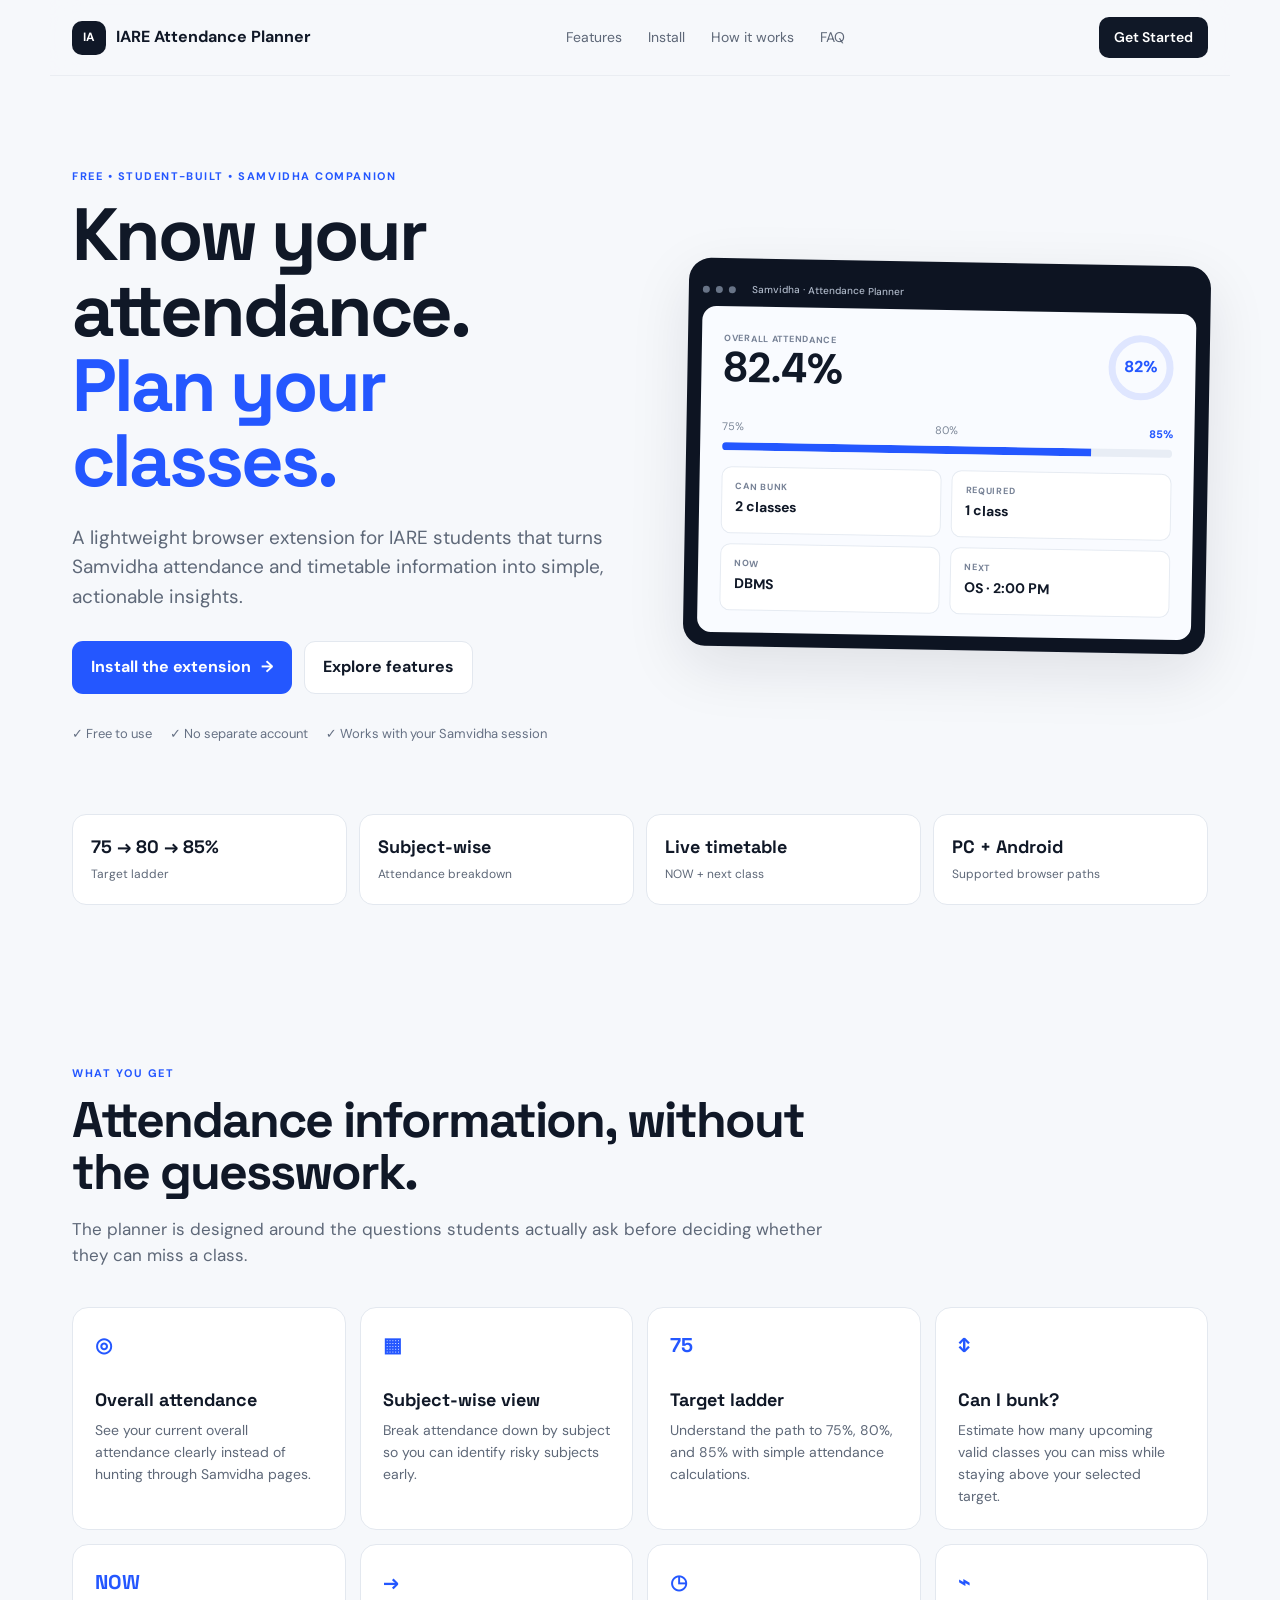
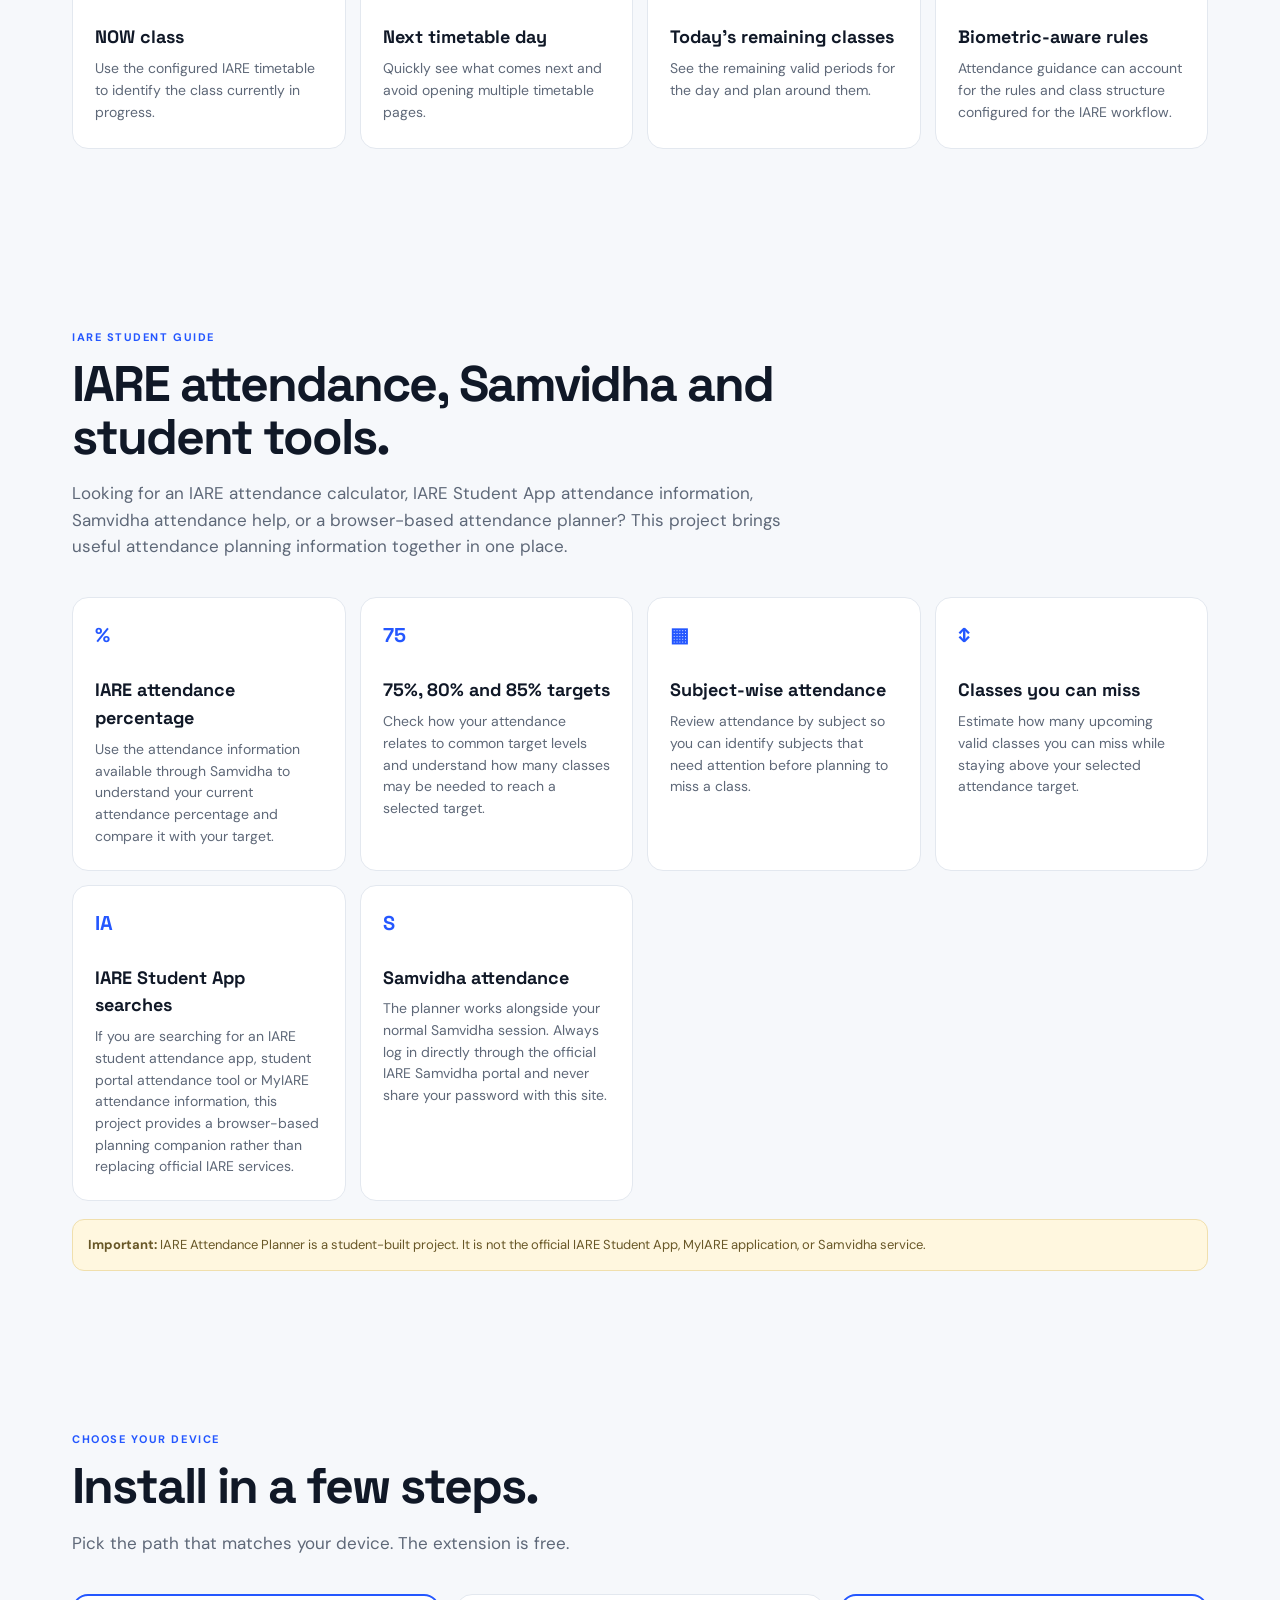
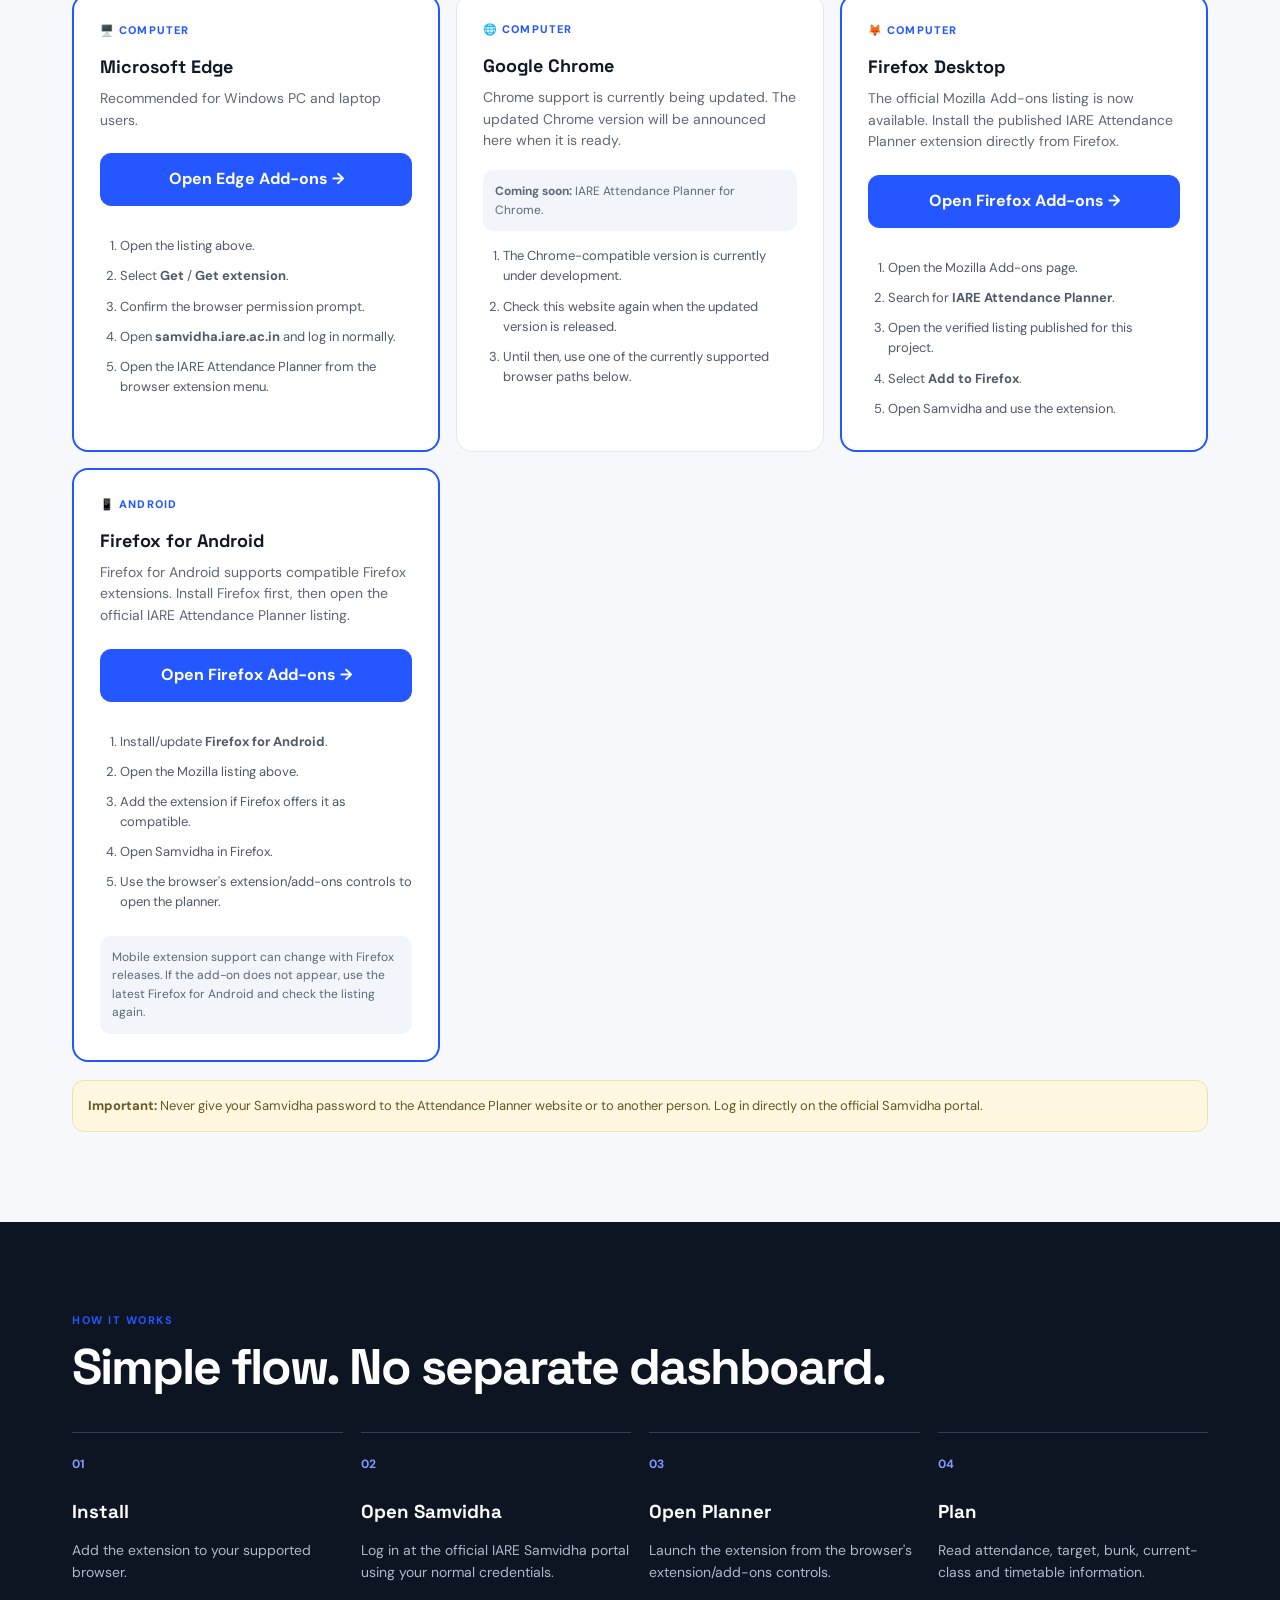
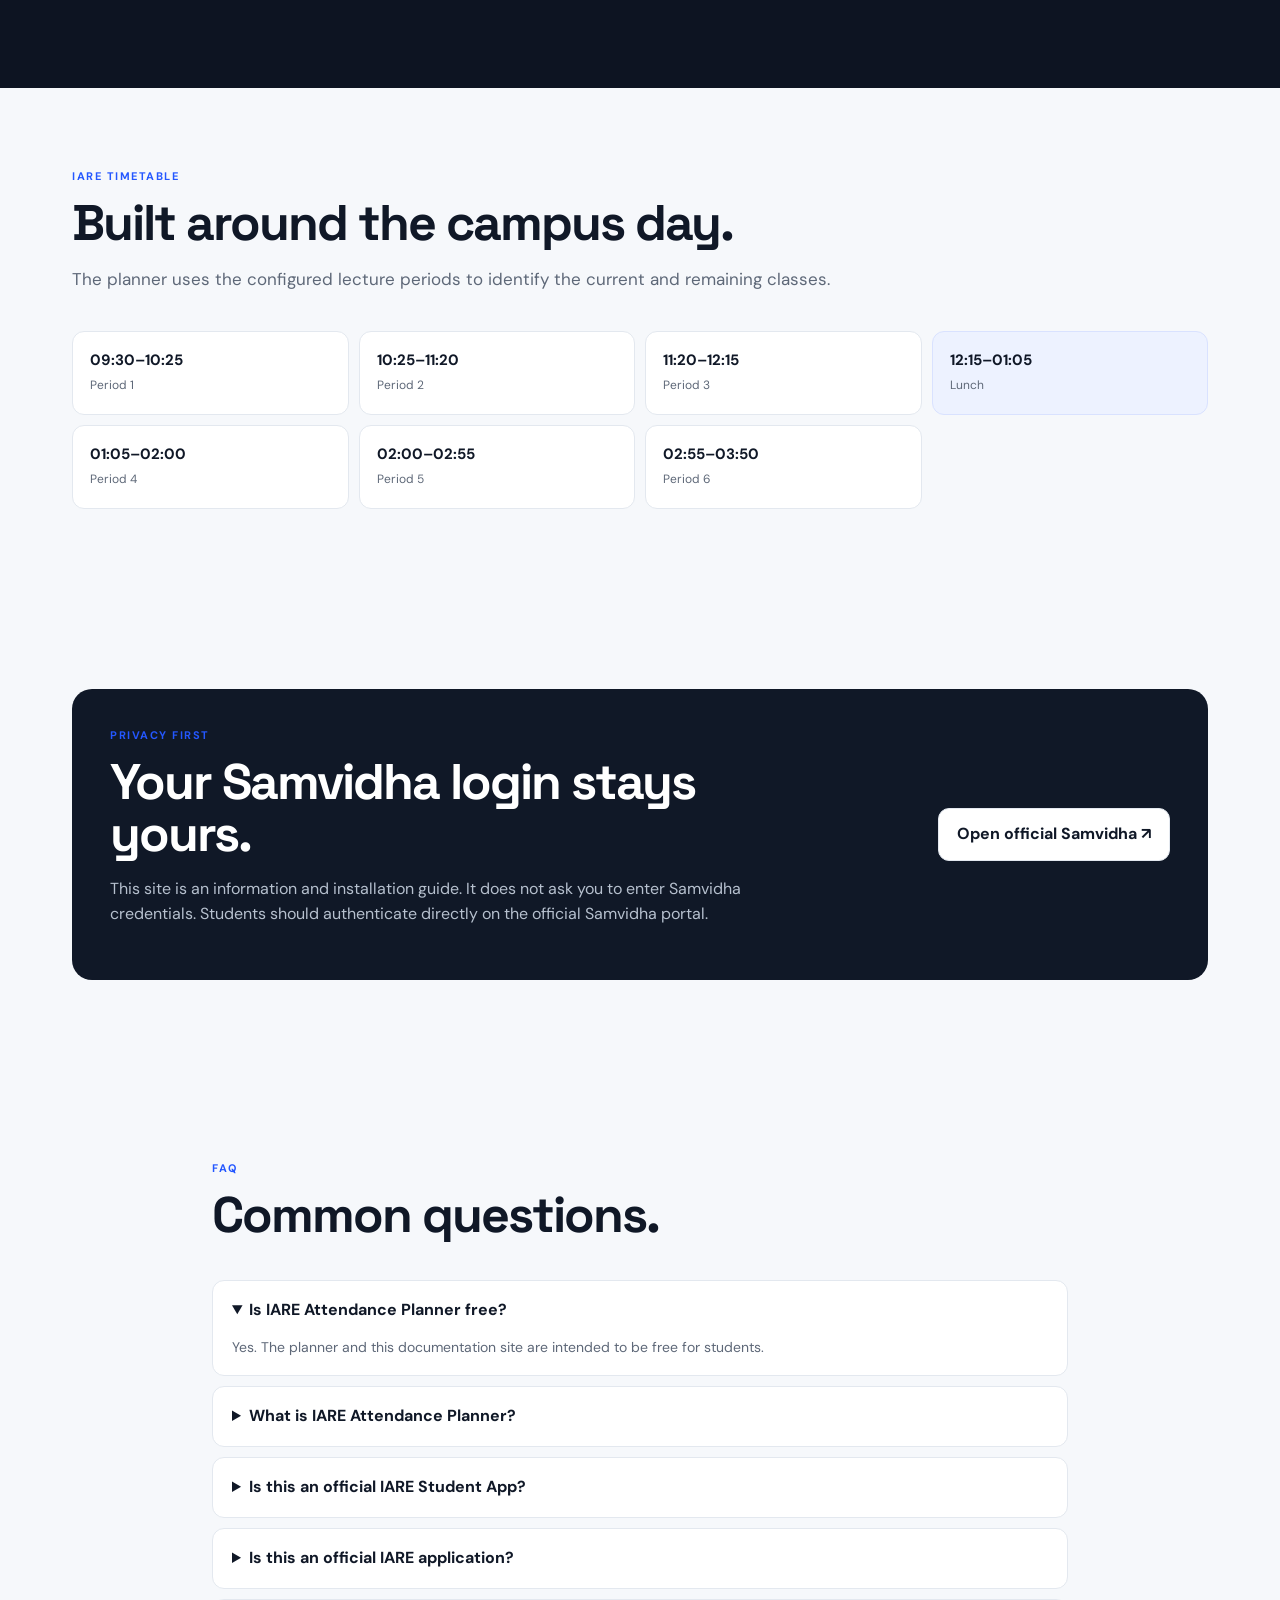
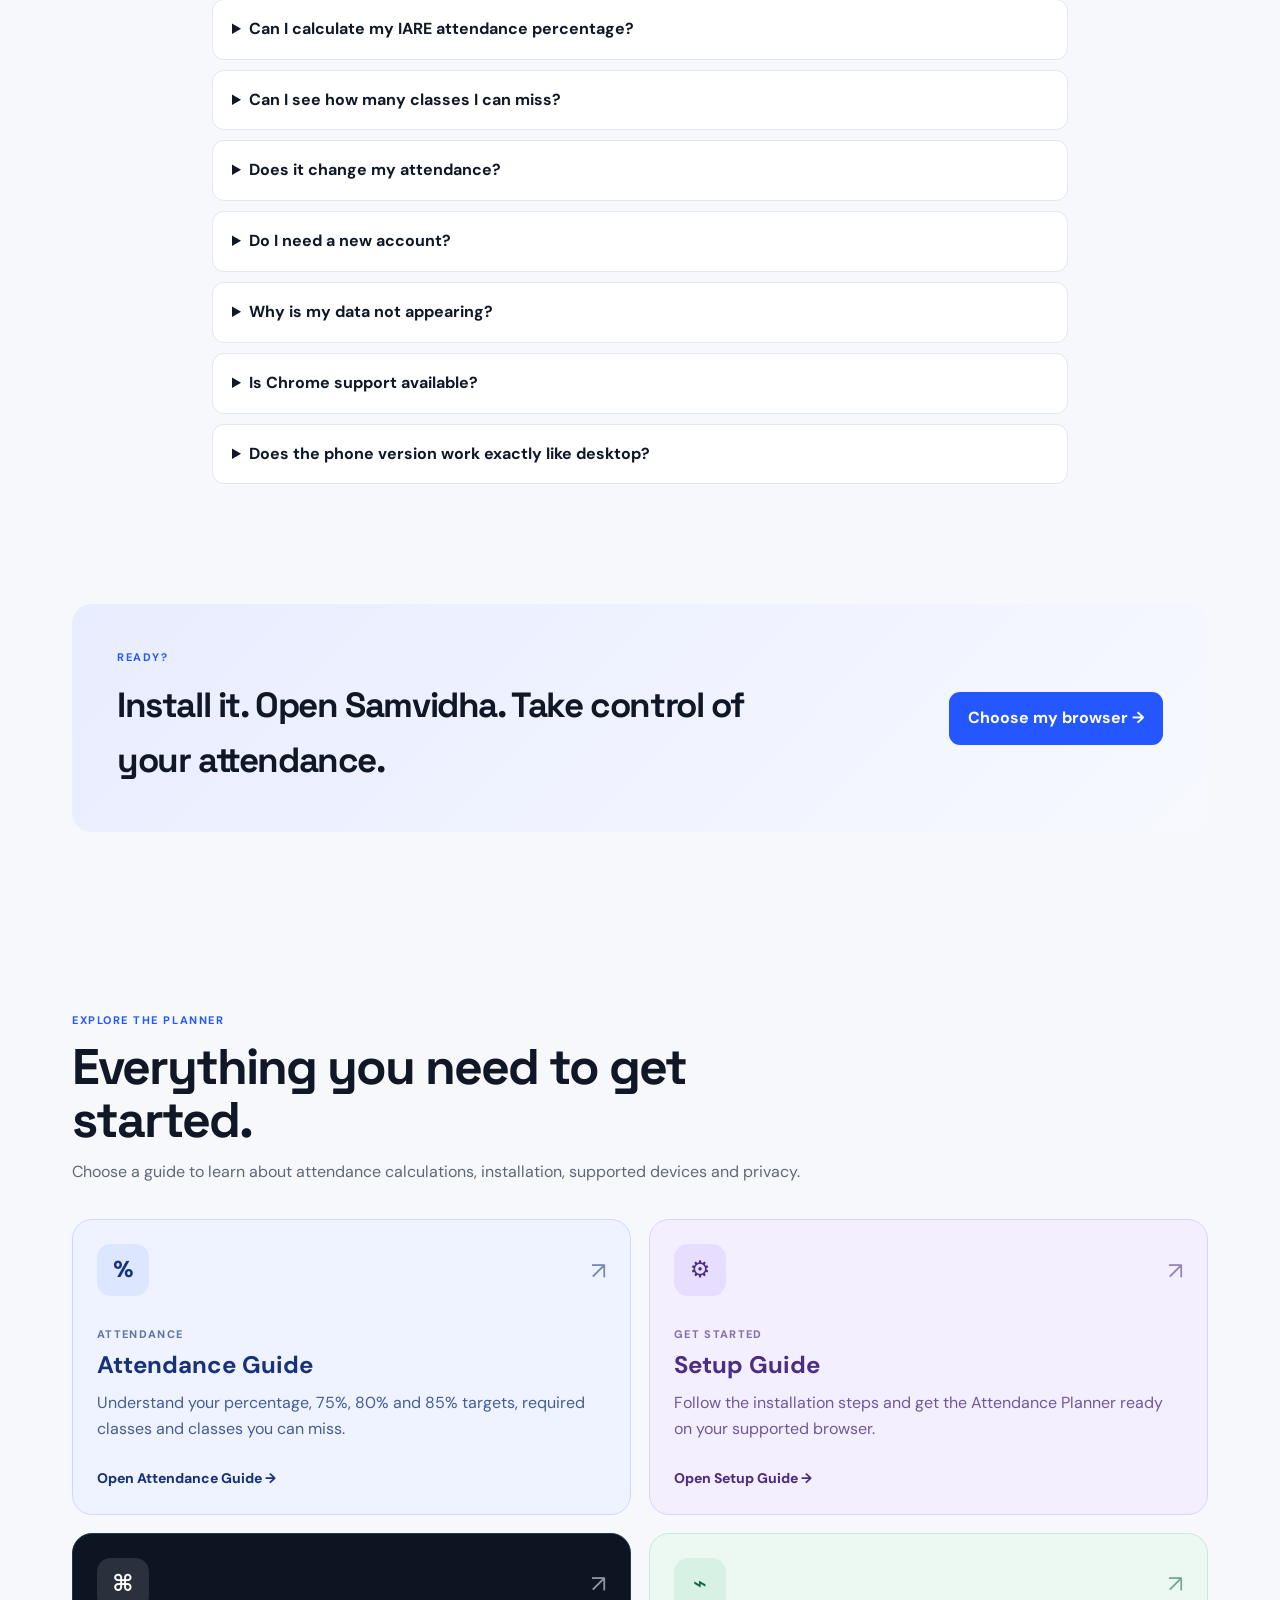
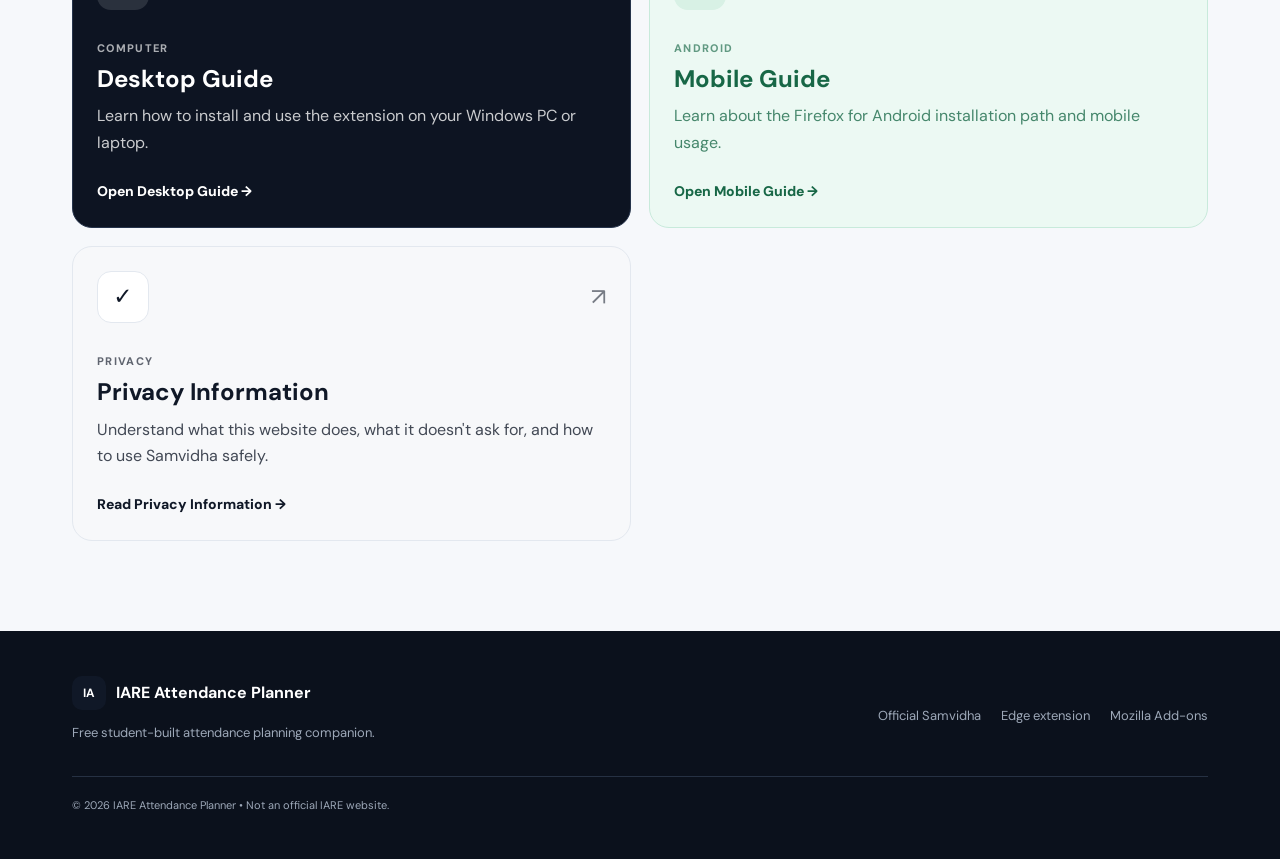
<file: index.html>
<!doctype html>
<html lang="en">
<head>
<meta charset="utf-8">
<meta name="viewport" content="width=device-width,initial-scale=1">

<title>IARE Attendance Planner | IARE Student App & Samvidha Attendance Tool</title>

<meta
  name="description"
  content="IARE Attendance Planner helps students check Samvidha attendance, subject-wise attendance, 75%, 80% and 85% targets, classes they can miss, and timetable status."
>

<meta
  name="robots"
  content="index, follow, max-image-preview:large, max-snippet:-1, max-video-preview:-1"
>

<link
  rel="canonical"
  href="https://lakshmi-narayana-goud.github.io/iare-attendance-planner-site/"
>

<link rel="icon" href="assets/favicon.svg" type="image/svg+xml">
<link rel="stylesheet" href="styles.css">

<!-- Open Graph -->
<meta property="og:type" content="website">
<meta property="og:site_name" content="IARE Attendance Planner">
<meta
  property="og:title"
  content="IARE Attendance Planner | IARE Student Attendance Tool"
>
<meta
  property="og:description"
  content="Free student-built attendance planning companion for IARE students. Understand Samvidha attendance, subject-wise attendance, attendance targets, classes you can miss and timetable status."
>
<meta
  property="og:url"
  content="https://lakshmi-narayana-goud.github.io/iare-attendance-planner-site/"
>
<meta property="og:locale" content="en_IN">

<!-- Twitter -->
<meta name="twitter:card" content="summary">
<meta
  name="twitter:title"
  content="IARE Attendance Planner | IARE Student Attendance Tool"
>
<meta
  name="twitter:description"
  content="A free student-built attendance planning companion for IARE students using Samvidha."
>

<!-- Software structured data -->
<script type="application/ld+json">
{
  "@context": "https://schema.org",
  "@type": "SoftwareApplication",
  "name": "IARE Attendance Planner",
  "alternateName": [
    "IARE Attendance Calculator",
    "IARE Attendance Extension",
    "IARE Student Attendance Planner",
    "Samvidha Attendance Planner",
    "IARE Student App Attendance Tool"
  ],
  "applicationCategory": "EducationalApplication",
  "operatingSystem": "Windows, Android",
  "description": "A free student-built browser extension that helps IARE students understand Samvidha attendance, subject-wise attendance, attendance targets, classes they can miss and timetable status.",
  "url": "https://lakshmi-narayana-goud.github.io/iare-attendance-planner-site/",
  "isAccessibleForFree": true
}
</script>

<!-- Website structured data -->
<script type="application/ld+json">
{
  "@context": "https://schema.org",
  "@type": "WebSite",
  "name": "IARE Attendance Planner",
  "alternateName": [
    "IARE Attendance Calculator",
    "IARE Student Attendance Tool",
    "IARE Student App Attendance Tool",
    "Samvidha Attendance Planner"
  ],
  "url": "https://lakshmi-narayana-goud.github.io/iare-attendance-planner-site/"
}
</script>

<!-- FAQ structured data -->
<script type="application/ld+json">
{
  "@context": "https://schema.org",
  "@type": "FAQPage",
  "mainEntity": [
    {
      "@type": "Question",
      "name": "What is IARE Attendance Planner?",
      "acceptedAnswer": {
        "@type": "Answer",
        "text": "IARE Attendance Planner is a student-built browser extension that helps IARE students understand attendance information, attendance targets, subject-wise attendance and timetable status available through their Samvidha session."
      }
    },
    {
      "@type": "Question",
      "name": "Can I use IARE Attendance Planner with Samvidha?",
      "acceptedAnswer": {
        "@type": "Answer",
        "text": "Yes. The planner is designed as a companion for students using the IARE Samvidha portal. Students should log in directly on the official Samvidha website."
      }
    },
    {
      "@type": "Question",
      "name": "Can I calculate my IARE attendance percentage?",
      "acceptedAnswer": {
        "@type": "Answer",
        "text": "The planner helps students understand their attendance percentage and target levels such as 75%, 80% and 85% using attendance information available in their Samvidha session."
      }
    },
    {
      "@type": "Question",
      "name": "Can I see how many classes I can miss?",
      "acceptedAnswer": {
        "@type": "Answer",
        "text": "The planner provides a can-bunk calculation to estimate how many upcoming valid classes can be missed while remaining above a selected attendance target."
      }
    },
    {
      "@type": "Question",
      "name": "Is IARE Attendance Planner the official IARE Student App?",
      "acceptedAnswer": {
        "@type": "Answer",
        "text": "No. IARE Attendance Planner is a student-built browser extension and is not an official IARE application, official IARE Student App, MyIARE application or official Samvidha service."
      }
    },
    {
      "@type": "Question",
      "name": "Is Chrome support available?",
      "acceptedAnswer": {
        "@type": "Answer",
        "text": "Chrome support is currently being updated. The updated Chrome version will be announced on this website when it is ready. Until then, students can use the currently available supported browser versions listed on the installation page."
      }
    }
  ]
}
</script>

</head>

<body>

<header class="nav">

  <a class="brand" href="#top">
    <span class="brand-mark">IA</span>
    <span>IARE Attendance Planner</span>
  </a>

  <nav>
    <a href="#features">Features</a>
    <a href="#install">Install</a>
    <a href="#how">How it works</a>
    <a href="#faq">FAQ</a>
  </nav>

  <a class="nav-cta" href="#install">Get Started</a>

</header>


<main id="top">


<!-- HERO -->

<section class="hero">

  <div class="hero-copy">

    <div class="eyebrow">
      FREE • STUDENT-BUILT • SAMVIDHA COMPANION
    </div>

    <h1>
      Know your attendance.<br>
      <span>Plan your classes.</span>
    </h1>

    <p class="lead">
      A lightweight browser extension for IARE students that turns Samvidha
      attendance and timetable information into simple, actionable insights.
    </p>

    <div class="hero-actions">

      <a class="button primary" href="#install">
        Install the extension <span>→</span>
      </a>

      <a class="button secondary" href="#features">
        Explore features
      </a>

    </div>

    <div class="trust-row">
      <span>✓ Free to use</span>
      <span>✓ No separate account</span>
      <span>✓ Works with your Samvidha session</span>
    </div>

  </div>


  <div class="hero-card">

    <div class="browser-bar">
      <span></span>
      <span></span>
      <span></span>
      <b>Samvidha · Attendance Planner</b>
    </div>

    <div class="mock-panel">

      <div class="mock-top">

        <div>
          <small>OVERALL ATTENDANCE</small>
          <strong>82.4%</strong>
        </div>

        <div class="ring">82%</div>

      </div>

      <div class="target">
        <span>75%</span>
        <span>80%</span>
        <span class="active">85%</span>
      </div>

      <div class="progress">
        <i></i>
      </div>

      <div class="mock-grid">

        <div>
          <small>CAN BUNK</small>
          <b>2 classes</b>
        </div>

        <div>
          <small>REQUIRED</small>
          <b>1 class</b>
        </div>

        <div>
          <small>NOW</small>
          <b>DBMS</b>
        </div>

        <div>
          <small>NEXT</small>
          <b>OS · 2:00 PM</b>
        </div>

      </div>

    </div>

  </div>

</section>


<!-- STATS -->

<section class="stats">

  <div>
    <strong>75 → 80 → 85%</strong>
    <span>Target ladder</span>
  </div>

  <div>
    <strong>Subject-wise</strong>
    <span>Attendance breakdown</span>
  </div>

  <div>
    <strong>Live timetable</strong>
    <span>NOW + next class</span>
  </div>

  <div>
    <strong>PC + Android</strong>
    <span>Supported browser paths</span>
  </div>

</section>


<!-- FEATURES -->

<section id="features" class="section">

  <div class="section-head">

    <div class="eyebrow">
      WHAT YOU GET
    </div>

    <h2>
      Attendance information, without the guesswork.
    </h2>

    <p>
      The planner is designed around the questions students actually ask
      before deciding whether they can miss a class.
    </p>

  </div>


  <div class="feature-grid">

    <article>
      <div class="icon">◎</div>
      <h3>Overall attendance</h3>
      <p>
        See your current overall attendance clearly instead of hunting through
        Samvidha pages.
      </p>
    </article>


    <article>
      <div class="icon">▦</div>
      <h3>Subject-wise view</h3>
      <p>
        Break attendance down by subject so you can identify risky subjects
        early.
      </p>
    </article>


    <article>
      <div class="icon">75</div>
      <h3>Target ladder</h3>
      <p>
        Understand the path to 75%, 80%, and 85% with simple attendance
        calculations.
      </p>
    </article>


    <article>
      <div class="icon">↕</div>
      <h3>Can I bunk?</h3>
      <p>
        Estimate how many upcoming valid classes you can miss while staying
        above your selected target.
      </p>
    </article>


    <article>
      <div class="icon">NOW</div>
      <h3>NOW class</h3>
      <p>
        Use the configured IARE timetable to identify the class currently
        in progress.
      </p>
    </article>


    <article>
      <div class="icon">→</div>
      <h3>Next timetable day</h3>
      <p>
        Quickly see what comes next and avoid opening multiple timetable pages.
      </p>
    </article>


    <article>
      <div class="icon">◷</div>
      <h3>Today's remaining classes</h3>
      <p>
        See the remaining valid periods for the day and plan around them.
      </p>
    </article>


    <article>
      <div class="icon">⌁</div>
      <h3>Biometric-aware rules</h3>
      <p>
        Attendance guidance can account for the rules and class structure
        configured for the IARE workflow.
      </p>
    </article>

  </div>

</section>


<!-- SEO / STUDENT GUIDE -->

<section class="section seo-guide">

  <div class="section-head">

    <div class="eyebrow">
      IARE STUDENT GUIDE
    </div>

    <h2>
      IARE attendance, Samvidha and student tools.
    </h2>

    <p>
      Looking for an IARE attendance calculator, IARE Student App attendance
      information, Samvidha attendance help, or a browser-based attendance
      planner? This project brings useful attendance planning information
      together in one place.
    </p>

  </div>


  <div class="feature-grid">

    <article>

      <div class="icon">%</div>

      <h3>
        IARE attendance percentage
      </h3>

      <p>
        Use the attendance information available through Samvidha to understand
        your current attendance percentage and compare it with your target.
      </p>

    </article>


    <article>

      <div class="icon">75</div>

      <h3>
        75%, 80% and 85% targets
      </h3>

      <p>
        Check how your attendance relates to common target levels and understand
        how many classes may be needed to reach a selected target.
      </p>

    </article>


    <article>

      <div class="icon">▦</div>

      <h3>
        Subject-wise attendance
      </h3>

      <p>
        Review attendance by subject so you can identify subjects that need
        attention before planning to miss a class.
      </p>

    </article>


    <article>

      <div class="icon">↕</div>

      <h3>
        Classes you can miss
      </h3>

      <p>
        Estimate how many upcoming valid classes you can miss while staying
        above your selected attendance target.
      </p>

    </article>


    <article>

      <div class="icon">IA</div>

      <h3>
        IARE Student App searches
      </h3>

      <p>
        If you are searching for an IARE student attendance app, student portal
        attendance tool or MyIARE attendance information, this project provides
        a browser-based planning companion rather than replacing official
        IARE services.
      </p>

    </article>


    <article>

      <div class="icon">S</div>

      <h3>
        Samvidha attendance
      </h3>

      <p>
        The planner works alongside your normal Samvidha session. Always log in
        directly through the official IARE Samvidha portal and never share your
        password with this site.
      </p>

    </article>

  </div>


  <div class="warning">

    <b>Important:</b>

    IARE Attendance Planner is a student-built project. It is not the official
    IARE Student App, MyIARE application, or Samvidha service.

  </div>

</section>


<!-- INSTALL -->

<section id="install" class="section install-section">

  <div class="section-head">

    <div class="eyebrow">
      CHOOSE YOUR DEVICE
    </div>

    <h2>
      Install in a few steps.
    </h2>

    <p>
      Pick the path that matches your device. The extension is free.
    </p>

  </div>


  <div class="install-grid">


    <!-- EDGE -->

    <article class="install-card featured">

      <div class="platform">
        🖥️ COMPUTER
      </div>

      <h3>
        Microsoft Edge
      </h3>

      <p>
        Recommended for Windows PC and laptop users.
      </p>

      <a
        class="button primary full"
        href="https://microsoftedge.microsoft.com/addons/detail/okibjmapijbcdlapgineeeleeklnceoh"
        target="_blank"
        rel="noopener"
      >
        Open Edge Add-ons →
      </a>

      <ol>

        <li>
          Open the listing above.
        </li>

        <li>
          Select <b>Get</b> / <b>Get extension</b>.
        </li>

        <li>
          Confirm the browser permission prompt.
        </li>

        <li>
          Open <b>samvidha.iare.ac.in</b> and log in normally.
        </li>

        <li>
          Open the IARE Attendance Planner from the browser extension menu.
        </li>

      </ol>

    </article>


    <!-- CHROME -->

    <article class="install-card">

      <div class="platform">
        🌐 COMPUTER
      </div>

      <h3>
        Google Chrome
      </h3>

      <p>
        Chrome support is currently being updated. The updated Chrome version
        will be announced here when it is ready.
      </p>

      <div class="note">

        <b>Coming soon:</b>
        IARE Attendance Planner for Chrome.

      </div>

      <ol>

        <li>
          The Chrome-compatible version is currently under development.
        </li>

        <li>
          Check this website again when the updated version is released.
        </li>

        <li>
          Until then, use one of the currently supported browser paths below.
        </li>

      </ol>

    </article>


    <!-- FIREFOX DESKTOP -->

    <article class="install-card">

      <div class="platform">
        🦊 COMPUTER
      </div>

      <h3>
        Firefox Desktop
      </h3>

      <p>
        The official Mozilla Add-ons listing is now available.
        Install the published IARE Attendance Planner extension directly from Firefox.
      </p>

      <a
        class="button secondary full"
        href="https://addons.mozilla.org/en-US/firefox/addon/iare-attendance-planner/"
        target="_blank"
        rel="noopener"
      >
        Open Firefox Add-ons →
      </a>

      <ol>

        <li>
          Open the Mozilla Add-ons page.
        </li>

        <li>
          Search for <b>IARE Attendance Planner</b>.
        </li>

        <li>
          Open the verified listing published for this project.
        </li>

        <li>
          Select <b>Add to Firefox</b>.
        </li>

        <li>
          Open Samvidha and use the extension.
        </li>

      </ol>

    </article>


    <!-- ANDROID -->

    <article class="install-card">

      <div class="platform">
        📱 ANDROID
      </div>

      <h3>
        Firefox for Android
      </h3>

      <p>
        Firefox for Android supports compatible Firefox extensions.
        Install Firefox first, then open the official IARE Attendance Planner listing.
      </p>

      <a
        class="button secondary full"
        href="https://addons.mozilla.org/en-US/firefox/addon/iare-attendance-planner/"
        target="_blank"
        rel="noopener"
      >
        Open Firefox Add-ons →
      </a>

      <ol>

        <li>
          Install/update <b>Firefox for Android</b>.
        </li>

        <li>
          Open the Mozilla listing above.
        </li>

        <li>
          Add the extension if Firefox offers it as compatible.
        </li>

        <li>
          Open Samvidha in Firefox.
        </li>

        <li>
          Use the browser's extension/add-ons controls to open the planner.
        </li>

      </ol>

      <div class="note">

        Mobile extension support can change with Firefox releases.
        If the add-on does not appear, use the latest Firefox for Android
        and check the listing again.

      </div>

    </article>


  </div>


  <div class="warning">

    <b>Important:</b>

    Never give your Samvidha password to the Attendance Planner website
    or to another person.

    Log in directly on the official Samvidha portal.

  </div>

</section>


<!-- HOW IT WORKS -->

<section id="how" class="section dark-section">

  <div class="section-head">

    <div class="eyebrow">
      HOW IT WORKS
    </div>

    <h2>
      Simple flow. No separate dashboard.
    </h2>

  </div>


  <div class="steps">


    <div>

      <b>01</b>

      <h3>
        Install
      </h3>

      <p>
        Add the extension to your supported browser.
      </p>

    </div>


    <div>

      <b>02</b>

      <h3>
        Open Samvidha
      </h3>

      <p>
        Log in at the official IARE Samvidha portal using your normal
        credentials.
      </p>

    </div>


    <div>

      <b>03</b>

      <h3>
        Open Planner
      </h3>

      <p>
        Launch the extension from the browser's extension/add-ons controls.
      </p>

    </div>


    <div>

      <b>04</b>

      <h3>
        Plan
      </h3>

      <p>
        Read attendance, target, bunk, current-class and timetable information.
      </p>

    </div>


  </div>

</section>


<!-- TIMETABLE -->

<section class="section timetable">

  <div class="section-head">

    <div class="eyebrow">
      IARE TIMETABLE
    </div>

    <h2>
      Built around the campus day.
    </h2>

    <p>
      The planner uses the configured lecture periods to identify the current
      and remaining classes.
    </p>

  </div>


  <div class="time-grid">

    <div>
      <b>09:30–10:25</b>
      <span>Period 1</span>
    </div>

    <div>
      <b>10:25–11:20</b>
      <span>Period 2</span>
    </div>

    <div>
      <b>11:20–12:15</b>
      <span>Period 3</span>
    </div>

    <div class="lunch">
      <b>12:15–01:05</b>
      <span>Lunch</span>
    </div>

    <div>
      <b>01:05–02:00</b>
      <span>Period 4</span>
    </div>

    <div>
      <b>02:00–02:55</b>
      <span>Period 5</span>
    </div>

    <div>
      <b>02:55–03:50</b>
      <span>Period 6</span>
    </div>

  </div>

</section>


<!-- PRIVACY -->

<section class="section privacy">

  <div class="privacy-box">

    <div>

      <div class="eyebrow">
        PRIVACY FIRST
      </div>

      <h2>
        Your Samvidha login stays yours.
      </h2>

      <p>
        This site is an information and installation guide.
        It does not ask you to enter Samvidha credentials.
        Students should authenticate directly on the official Samvidha portal.
      </p>

    </div>

    <a
      class="button secondary"
      href="https://samvidha.iare.ac.in/"
      target="_blank"
      rel="noopener"
    >
      Open official Samvidha ↗
    </a>

  </div>

</section>


<!-- FAQ -->

<section id="faq" class="section faq">

  <div class="section-head">

    <div class="eyebrow">
      FAQ
    </div>

    <h2>
      Common questions.
    </h2>

  </div>


  <details open>

    <summary>
      Is IARE Attendance Planner free?
    </summary>

    <p>
      Yes. The planner and this documentation site are intended to be free
      for students.
    </p>

  </details>


  <details>

    <summary>
      What is IARE Attendance Planner?
    </summary>

    <p>
      IARE Attendance Planner is a student-built browser extension designed
      to help IARE students understand attendance information, attendance
      targets, subject-wise attendance and timetable status available through
      their Samvidha session.
    </p>

  </details>


  <details>

    <summary>
      Is this an official IARE Student App?
    </summary>

    <p>
      No. It is a student-built browser extension and is not presented as
      the official IARE Student App, MyIARE application, or official Samvidha
      service. The planner is intended as a companion for students.
    </p>

  </details>


  <details>

    <summary>
      Is this an official IARE application?
    </summary>

    <p>
      No. It is a student-built browser extension and is not presented as
      an official IARE product. Samvidha itself is the IARE campus management
      portal.
    </p>

  </details>


  <details>

    <summary>
      Can I calculate my IARE attendance percentage?
    </summary>

    <p>
      The planner helps students understand attendance percentage and target
      levels such as 75%, 80% and 85% using the attendance information
      available through their Samvidha session.
    </p>

  </details>


  <details>

    <summary>
      Can I see how many classes I can miss?
    </summary>

    <p>
      Yes. The planner provides a can-bunk calculation that estimates how
      many upcoming valid classes can be missed while remaining above your
      selected attendance target.
    </p>

  </details>


  <details>

    <summary>
      Does it change my attendance?
    </summary>

    <p>
      No. The planner is for viewing and calculating attendance-related
      information. It does not provide a mechanism to edit or fabricate
      official attendance.
    </p>

  </details>


  <details>

    <summary>
      Do I need a new account?
    </summary>

    <p>
      No separate Attendance Planner account is intended.
      Use your normal Samvidha session.
    </p>

  </details>


  <details>

    <summary>
      Why is my data not appearing?
    </summary>

    <p>
      First confirm that you are logged into Samvidha, that you are using
      a supported browser, and that the extension is enabled.
      Refresh the Samvidha page after installation.
    </p>

  </details>


  <details>

    <summary>
      Is Chrome support available?
    </summary>

    <p>
      Chrome support is currently being updated. The updated Chrome version
      will be announced on this website when it is ready. Until then, use
      one of the currently supported browser paths listed above.
    </p>

  </details>


  <details>

    <summary>
      Does the phone version work exactly like desktop?
    </summary>

    <p>
      The mobile experience depends on Firefox for Android's current extension
      support and the extension's mobile UI. Keep Firefox updated and use the
      mobile-specific instructions above.
    </p>

  </details>


</section>


<!-- FINAL CTA -->

<section class="final-cta">

  <div>

    <div class="eyebrow">
      READY?
    </div>

    <h2>
      Install it. Open Samvidha. Take control of your attendance.
    </h2>

  </div>

  <a class="button primary" href="#install">
    Choose my browser →
  </a>

</section>


</main>




<!-- EXPLORE GUIDES -->
<section class="guide-links-section section" aria-labelledby="guides-title">

  <div class="guide-links-header">
    <div>
      <div class="eyebrow">EXPLORE THE PLANNER</div>

      <h2 id="guides-title">
        Everything you need to get started.
      </h2>

      <p>
        Choose a guide to learn about attendance calculations, installation,
        supported devices and privacy.
      </p>
    </div>
  </div>

  <div class="guide-links-grid">

    <a class="guide-link-card guide-card-blue" href="guide.html">
      <div class="guide-card-top">
        <span class="guide-card-icon">%</span>
        <span class="guide-card-arrow">↗</span>
      </div>

      <div class="guide-card-content">
        <span class="guide-card-label">ATTENDANCE</span>
        <h3>Attendance Guide</h3>
        <p>
          Understand your percentage, 75%, 80% and 85% targets,
          required classes and classes you can miss.
        </p>
      </div>

      <span class="guide-card-action">Open Attendance Guide →</span>
    </a>


    <a class="guide-link-card guide-card-purple" href="setup.html">
      <div class="guide-card-top">
        <span class="guide-card-icon">⚙</span>
        <span class="guide-card-arrow">↗</span>
      </div>

      <div class="guide-card-content">
        <span class="guide-card-label">GET STARTED</span>
        <h3>Setup Guide</h3>
        <p>
          Follow the installation steps and get the Attendance Planner
          ready on your supported browser.
        </p>
      </div>

      <span class="guide-card-action">Open Setup Guide →</span>
    </a>


    <a class="guide-link-card guide-card-dark" href="desktop.html">
      <div class="guide-card-top">
        <span class="guide-card-icon">⌘</span>
        <span class="guide-card-arrow">↗</span>
      </div>

      <div class="guide-card-content">
        <span class="guide-card-label">COMPUTER</span>
        <h3>Desktop Guide</h3>
        <p>
          Learn how to install and use the extension on your
          Windows PC or laptop.
        </p>
      </div>

      <span class="guide-card-action">Open Desktop Guide →</span>
    </a>


    <a class="guide-link-card guide-card-green" href="mobile.html">
      <div class="guide-card-top">
        <span class="guide-card-icon">⌁</span>
        <span class="guide-card-arrow">↗</span>
      </div>

      <div class="guide-card-content">
        <span class="guide-card-label">ANDROID</span>
        <h3>Mobile Guide</h3>
        <p>
          Learn about the Firefox for Android installation path
          and mobile usage.
        </p>
      </div>

      <span class="guide-card-action">Open Mobile Guide →</span>
    </a>


    <a class="guide-link-card guide-card-neutral" href="privacy.html">
      <div class="guide-card-top">
        <span class="guide-card-icon">✓</span>
        <span class="guide-card-arrow">↗</span>
      </div>

      <div class="guide-card-content">
        <span class="guide-card-label">PRIVACY</span>
        <h3>Privacy Information</h3>
        <p>
          Understand what this website does, what it doesn't ask for,
          and how to use Samvidha safely.
        </p>
      </div>

      <span class="guide-card-action">Read Privacy Information →</span>
    </a>

  </div>

</section>



<!-- FOOTER -->

<footer>

  <div>

    <div class="brand">
      <span class="brand-mark">IA</span>
      <span>IARE Attendance Planner</span>
    </div>

    <p>
      Free student-built attendance planning companion.
    </p>

  </div>


  <div class="footer-links">

    <a
      href="https://samvidha.iare.ac.in/"
      target="_blank"
      rel="noopener"
    >
      Official Samvidha
    </a>

    <a
      href="https://microsoftedge.microsoft.com/addons/detail/okibjmapijbcdlapgineeeleeklnceoh"
      target="_blank"
      rel="noopener"
    >
      Edge extension
    </a>

    <a
      href="https://addons.mozilla.org/en-US/firefox/search/?q=IARE%20Attendance%20Planner"
      target="_blank"
      rel="noopener"
    >
      Mozilla Add-ons
    </a>

  </div>


  <small>
    © 2026 IARE Attendance Planner • Not an official IARE website.
  </small>

</footer>


<script src="script.js"></script>

</body>
</html>
</file>
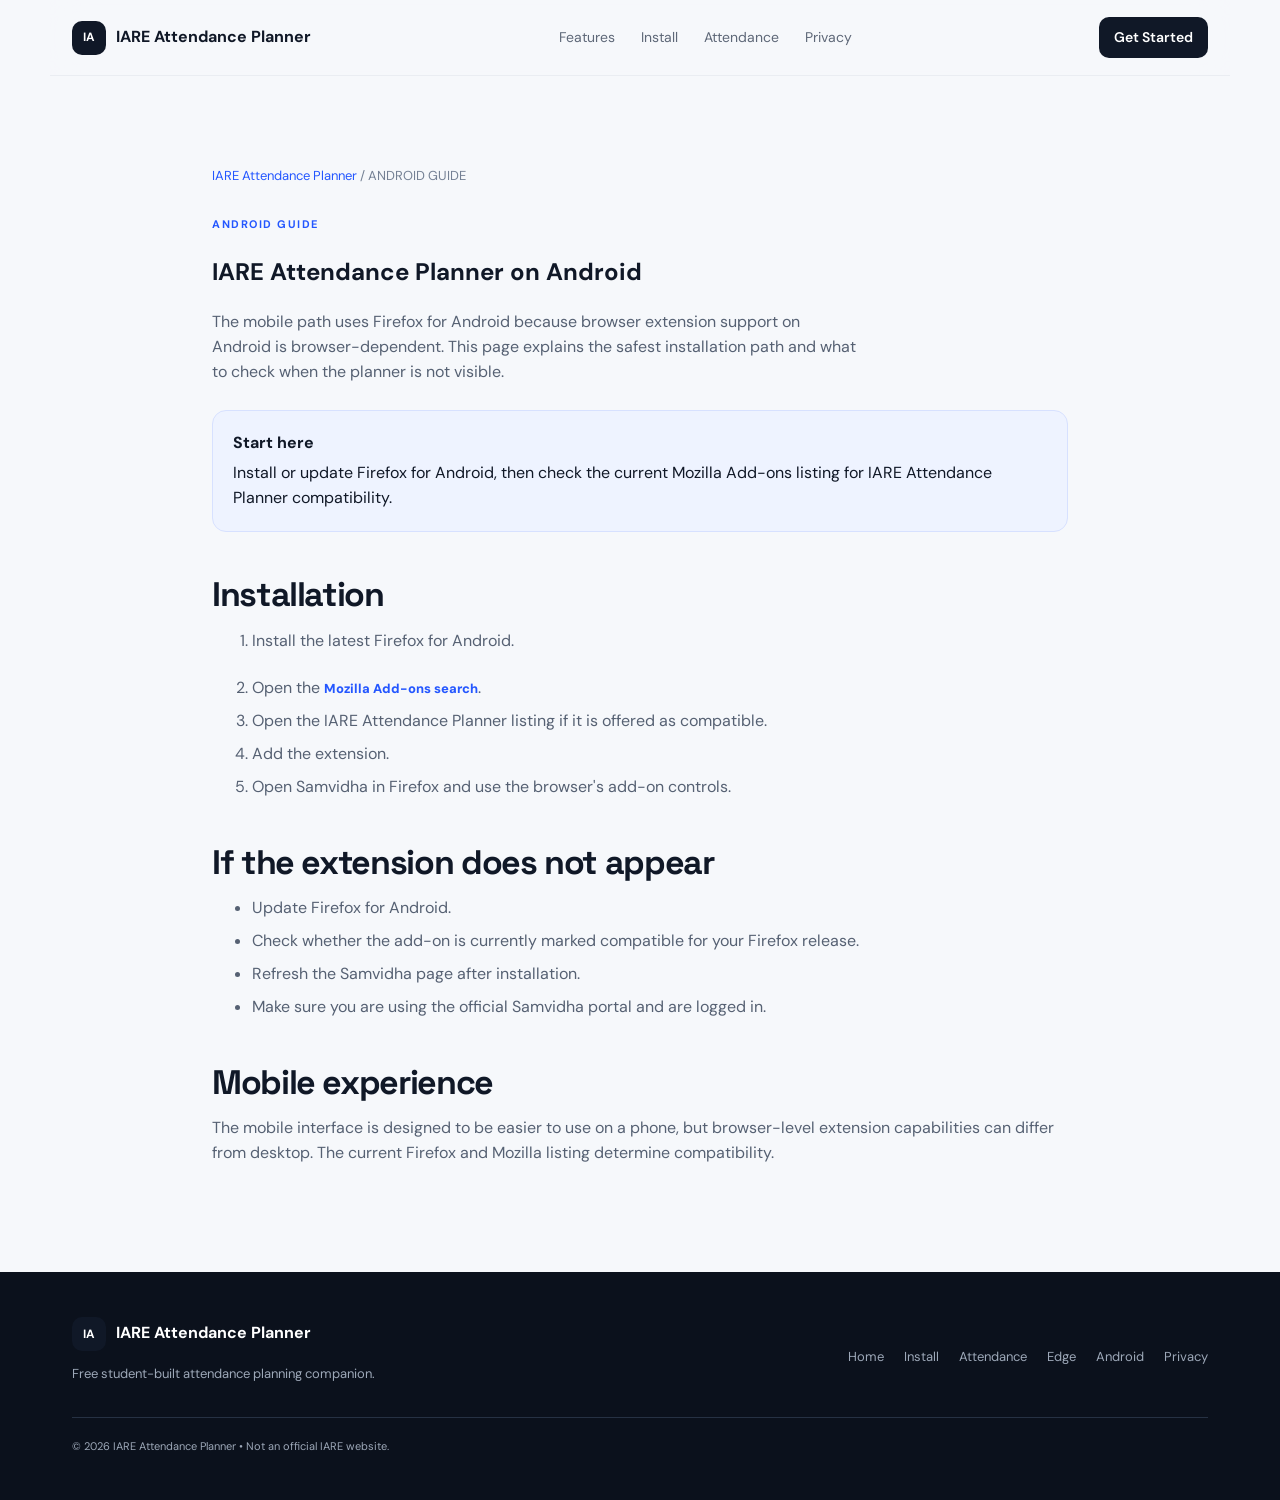
<file: android.html>
<!doctype html>
<html lang="en">
<head>
<meta charset="utf-8">
<meta name="viewport" content="width=device-width,initial-scale=1">
<title>IARE Attendance Planner on Android — Firefox for Android Guide</title>
<meta name="description" content="Android guide for IARE Attendance Planner using Firefox for Android, including installation, compatibility and troubleshooting.">
<meta name="robots" content="index,follow,max-image-preview:large,max-snippet:-1,max-video-preview:-1">
<link rel="canonical" href="https://YOUR-DOMAIN.example/android.html">
<link rel="icon" href="assets/favicon.svg" type="image/svg+xml">
<meta property="og:type" content="website">
<meta property="og:title" content="IARE Attendance Planner on Android — Firefox for Android Guide">
<meta property="og:description" content="Android guide for IARE Attendance Planner using Firefox for Android, including installation, compatibility and troubleshooting.">
<meta property="og:url" content="https://YOUR-DOMAIN.example/android.html">
<link rel="stylesheet" href="styles.css">
</head>
<body>
<header class="nav">
  <a class="brand" href="index.html"><span class="brand-mark">IA</span><span>IARE Attendance Planner</span></a>
  <nav><a href="index.html#features">Features</a><a href="install.html">Install</a><a href="attendance.html">Attendance</a><a href="privacy.html">Privacy</a></nav>
  <a class="nav-cta" href="install.html">Get Started</a>
</header>
<main>
<section class="section article">
  <div class="breadcrumb"><a href="index.html">IARE Attendance Planner</a> / ANDROID GUIDE</div>
  <div class="eyebrow">ANDROID GUIDE</div>
  <h1>IARE Attendance Planner on Android</h1>
  <p class="lead">The mobile path uses Firefox for Android because browser extension support on Android is browser-dependent. This page explains the safest installation path and what to check when the planner is not visible.</p>
  
<div class="callout"><strong>Start here</strong>Install or update Firefox for Android, then check the current Mozilla Add-ons listing for IARE Attendance Planner compatibility.</div>
<h2>Installation</h2>
<ol><li>Install the latest Firefox for Android.</li><li>Open the <a class="text-link" href="https://addons.mozilla.org/en-US/firefox/search/?q=IARE%20Attendance%20Planner" target="_blank" rel="noopener">Mozilla Add-ons search</a>.</li><li>Open the IARE Attendance Planner listing if it is offered as compatible.</li><li>Add the extension.</li><li>Open Samvidha in Firefox and use the browser's add-on controls.</li></ol>
<h2>If the extension does not appear</h2>
<ul><li>Update Firefox for Android.</li><li>Check whether the add-on is currently marked compatible for your Firefox release.</li><li>Refresh the Samvidha page after installation.</li><li>Make sure you are using the official Samvidha portal and are logged in.</li></ul>
<h2>Mobile experience</h2>
<p>The mobile interface is designed to be easier to use on a phone, but browser-level extension capabilities can differ from desktop. The current Firefox and Mozilla listing determine compatibility.</p>

</section>
</main>
<footer>
  <div><div class="brand"><span class="brand-mark">IA</span><span>IARE Attendance Planner</span></div><p>Free student-built attendance planning companion.</p></div>
  <div class="footer-links"><a href="index.html">Home</a><a href="install.html">Install</a><a href="attendance.html">Attendance</a><a href="edge.html">Edge</a><a href="android.html">Android</a><a href="privacy.html">Privacy</a></div>
  <small>© 2026 IARE Attendance Planner • Not an official IARE website.</small>
</footer>
</body>
</html>
</file>
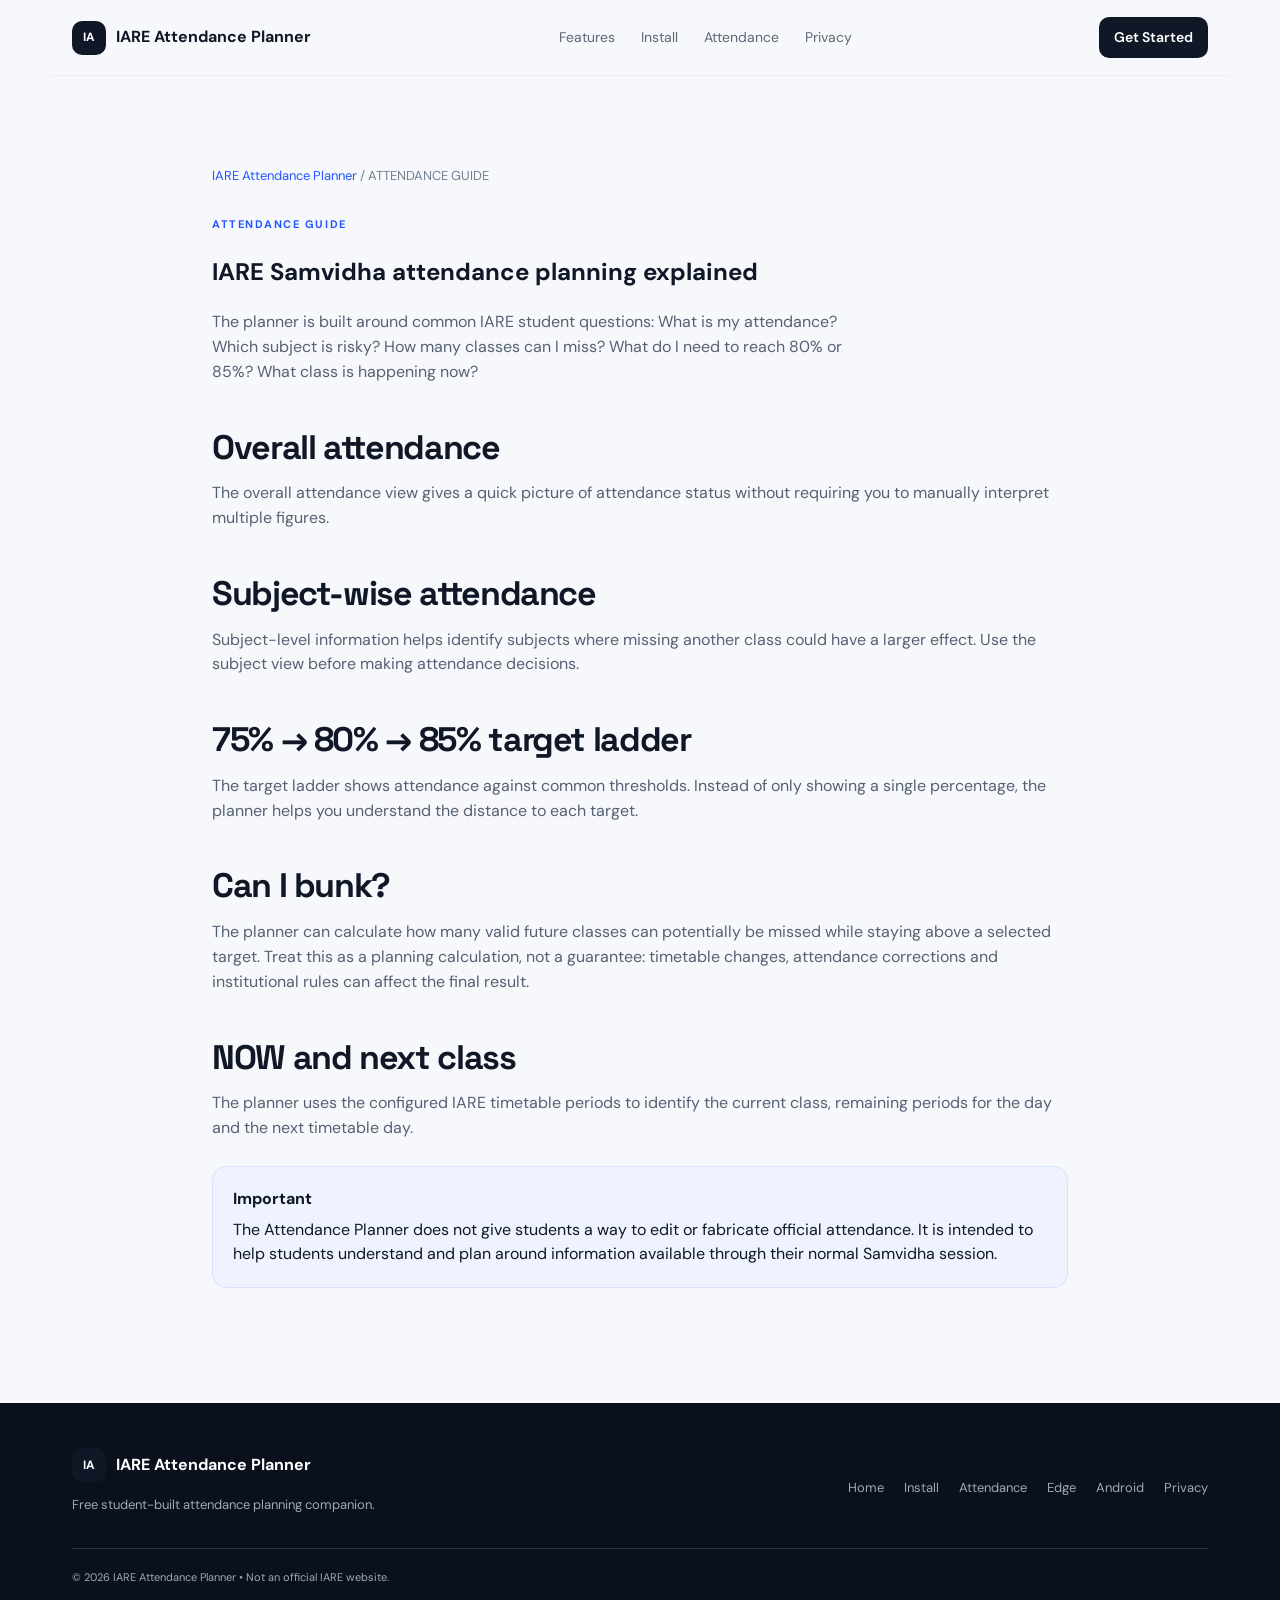
<file: attendance.html>
<!doctype html>
<html lang="en">
<head>
<meta charset="utf-8">
<meta name="viewport" content="width=device-width,initial-scale=1">
<title>IARE Samvidha Attendance Planner — Attendance, Targets and Bunk Calculator</title>
<meta name="description" content="Learn how the IARE Attendance Planner presents Samvidha attendance, subject-wise attendance, 75–80–85% targets, classes you can bunk and timetable status.">
<meta name="robots" content="index,follow,max-image-preview:large,max-snippet:-1,max-video-preview:-1">
<link rel="canonical" href="https://YOUR-DOMAIN.example/attendance.html">
<link rel="icon" href="assets/favicon.svg" type="image/svg+xml">
<meta property="og:type" content="website">
<meta property="og:title" content="IARE Samvidha Attendance Planner — Attendance, Targets and Bunk Calculator">
<meta property="og:description" content="Learn how the IARE Attendance Planner presents Samvidha attendance, subject-wise attendance, 75–80–85% targets, classes you can bunk and timetable status.">
<meta property="og:url" content="https://YOUR-DOMAIN.example/attendance.html">
<link rel="stylesheet" href="styles.css">
</head>
<body>
<header class="nav">
  <a class="brand" href="index.html"><span class="brand-mark">IA</span><span>IARE Attendance Planner</span></a>
  <nav><a href="index.html#features">Features</a><a href="install.html">Install</a><a href="attendance.html">Attendance</a><a href="privacy.html">Privacy</a></nav>
  <a class="nav-cta" href="install.html">Get Started</a>
</header>
<main>
<section class="section article">
  <div class="breadcrumb"><a href="index.html">IARE Attendance Planner</a> / ATTENDANCE GUIDE</div>
  <div class="eyebrow">ATTENDANCE GUIDE</div>
  <h1>IARE Samvidha attendance planning explained</h1>
  <p class="lead">The planner is built around common IARE student questions: What is my attendance? Which subject is risky? How many classes can I miss? What do I need to reach 80% or 85%? What class is happening now?</p>
  
<h2>Overall attendance</h2>
<p>The overall attendance view gives a quick picture of attendance status without requiring you to manually interpret multiple figures.</p>
<h2>Subject-wise attendance</h2>
<p>Subject-level information helps identify subjects where missing another class could have a larger effect. Use the subject view before making attendance decisions.</p>
<h2>75% → 80% → 85% target ladder</h2>
<p>The target ladder shows attendance against common thresholds. Instead of only showing a single percentage, the planner helps you understand the distance to each target.</p>
<h2>Can I bunk?</h2>
<p>The planner can calculate how many valid future classes can potentially be missed while staying above a selected target. Treat this as a planning calculation, not a guarantee: timetable changes, attendance corrections and institutional rules can affect the final result.</p>
<h2>NOW and next class</h2>
<p>The planner uses the configured IARE timetable periods to identify the current class, remaining periods for the day and the next timetable day.</p>
<div class="callout"><strong>Important</strong>The Attendance Planner does not give students a way to edit or fabricate official attendance. It is intended to help students understand and plan around information available through their normal Samvidha session.</div>

</section>
</main>
<footer>
  <div><div class="brand"><span class="brand-mark">IA</span><span>IARE Attendance Planner</span></div><p>Free student-built attendance planning companion.</p></div>
  <div class="footer-links"><a href="index.html">Home</a><a href="install.html">Install</a><a href="attendance.html">Attendance</a><a href="edge.html">Edge</a><a href="android.html">Android</a><a href="privacy.html">Privacy</a></div>
  <small>© 2026 IARE Attendance Planner • Not an official IARE website.</small>
</footer>
</body>
</html>
</file>
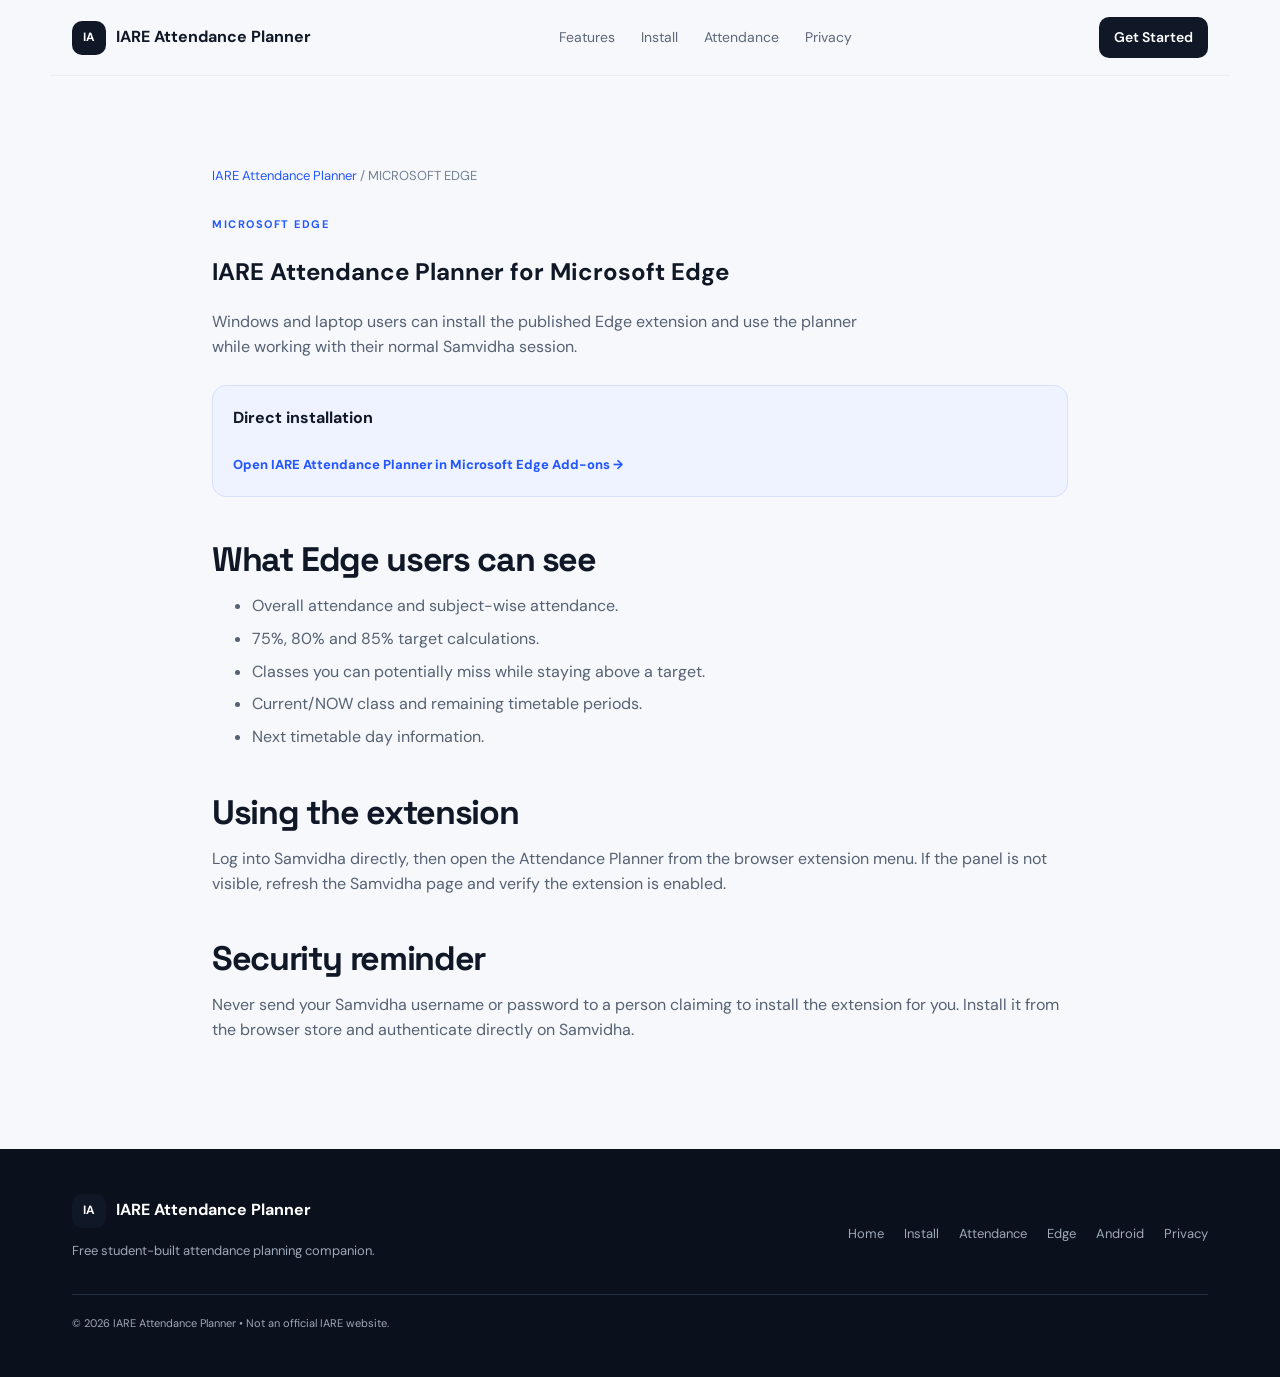
<file: desktop.html>
<!doctype html>
<html lang="en">
<head>
<meta charset="utf-8">
<meta name="viewport" content="width=device-width,initial-scale=1">
<title>IARE Attendance Planner for Microsoft Edge — Samvidha</title>
<meta name="description" content="Microsoft Edge installation and usage guide for IARE Attendance Planner, a free browser extension for Samvidha attendance planning.">
<meta name="robots" content="index,follow,max-image-preview:large,max-snippet:-1,max-video-preview:-1">
<link rel="canonical" href="https://lakshmi-narayana-goud.github.io/iare-attendance-planner-site/desktop.html">
<link rel="icon" href="assets/favicon.svg" type="image/svg+xml">
<meta property="og:type" content="website">
<meta property="og:title" content="IARE Attendance Planner for Microsoft Edge — Samvidha">
<meta property="og:description" content="Microsoft Edge installation and usage guide for IARE Attendance Planner, a free browser extension for Samvidha attendance planning.">
<meta property="og:url" content="https://lakshmi-narayana-goud.github.io/iare-attendance-planner-site/desktop.html">
<link rel="stylesheet" href="styles.css">
</head>
<body>
<header class="nav">
  <a class="brand" href="index.html"><span class="brand-mark">IA</span><span>IARE Attendance Planner</span></a>
  <nav><a href="index.html#features">Features</a><a href="setup.html">Install</a><a href="guide.html">Attendance</a><a href="privacy.html">Privacy</a></nav>
  <a class="nav-cta" href="setup.html">Get Started</a>
</header>
<main>
<section class="section article">
  <div class="breadcrumb"><a href="index.html">IARE Attendance Planner</a> / MICROSOFT EDGE</div>
  <div class="eyebrow">MICROSOFT EDGE</div>
  <h1>IARE Attendance Planner for Microsoft Edge</h1>
  <p class="lead">Windows and laptop users can install the published Edge extension and use the planner while working with their normal Samvidha session.</p>
  
<div class="callout"><strong>Direct installation</strong><a class="text-link" href="https://microsoftedge.microsoft.com/addons/detail/okibjmapijbcdlapgineeeleeklnceoh" target="_blank" rel="noopener">Open IARE Attendance Planner in Microsoft Edge Add-ons →</a></div>
<h2>What Edge users can see</h2>
<ul><li>Overall attendance and subject-wise attendance.</li><li>75%, 80% and 85% target calculations.</li><li>Classes you can potentially miss while staying above a target.</li><li>Current/NOW class and remaining timetable periods.</li><li>Next timetable day information.</li></ul>
<h2>Using the extension</h2>
<p>Log into Samvidha directly, then open the Attendance Planner from the browser extension menu. If the panel is not visible, refresh the Samvidha page and verify the extension is enabled.</p>
<h2>Security reminder</h2>
<p>Never send your Samvidha username or password to a person claiming to install the extension for you. Install it from the browser store and authenticate directly on Samvidha.</p>

</section>
</main>
<footer>
  <div><div class="brand"><span class="brand-mark">IA</span><span>IARE Attendance Planner</span></div><p>Free student-built attendance planning companion.</p></div>
  <div class="footer-links"><a href="index.html">Home</a><a href="setup.html">Install</a><a href="guide.html">Attendance</a><a href="desktop.html">Edge</a><a href="mobile.html">Android</a><a href="privacy.html">Privacy</a></div>
  <small>© 2026 IARE Attendance Planner • Not an official IARE website.</small>
</footer>
</body>
</html>
</file>
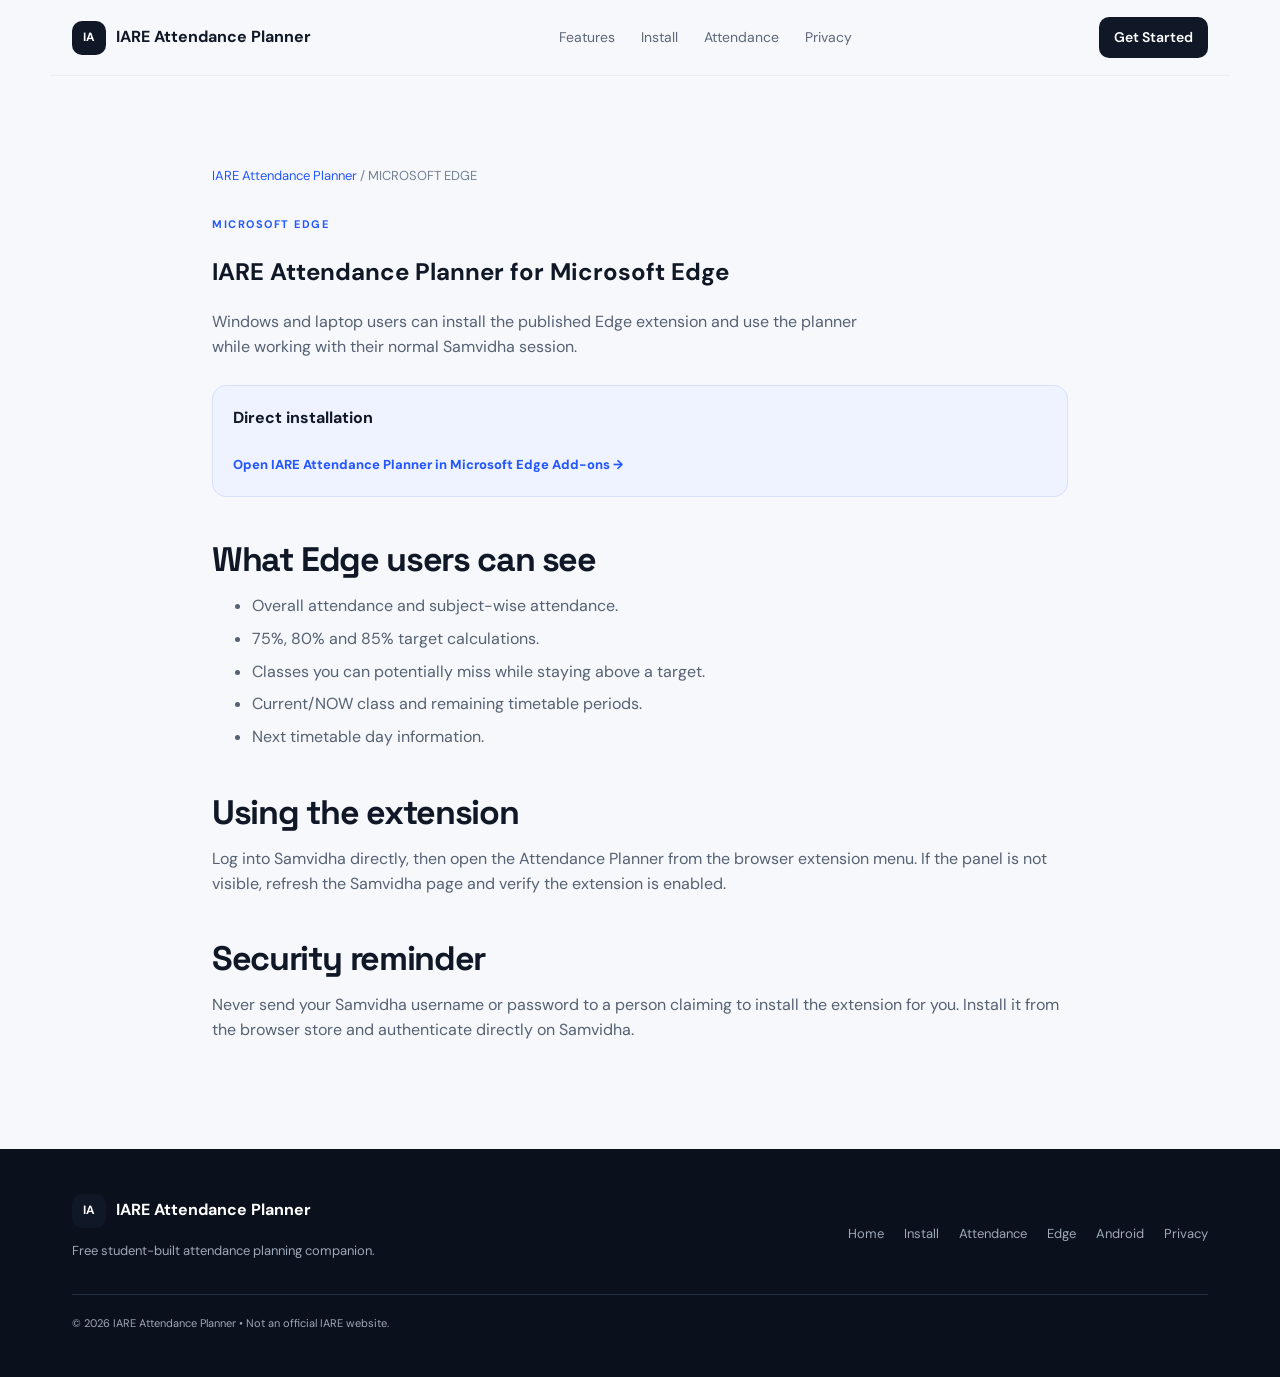
<file: edge.html>
<!doctype html>
<html lang="en">
<head>
<meta charset="utf-8">
<meta name="viewport" content="width=device-width,initial-scale=1">
<title>IARE Attendance Planner for Microsoft Edge — Samvidha</title>
<meta name="description" content="Microsoft Edge installation and usage guide for IARE Attendance Planner, a free browser extension for Samvidha attendance planning.">
<meta name="robots" content="index,follow,max-image-preview:large,max-snippet:-1,max-video-preview:-1">
<link rel="canonical" href="https://YOUR-DOMAIN.example/edge.html">
<link rel="icon" href="assets/favicon.svg" type="image/svg+xml">
<meta property="og:type" content="website">
<meta property="og:title" content="IARE Attendance Planner for Microsoft Edge — Samvidha">
<meta property="og:description" content="Microsoft Edge installation and usage guide for IARE Attendance Planner, a free browser extension for Samvidha attendance planning.">
<meta property="og:url" content="https://YOUR-DOMAIN.example/edge.html">
<link rel="stylesheet" href="styles.css">
</head>
<body>
<header class="nav">
  <a class="brand" href="index.html"><span class="brand-mark">IA</span><span>IARE Attendance Planner</span></a>
  <nav><a href="index.html#features">Features</a><a href="install.html">Install</a><a href="attendance.html">Attendance</a><a href="privacy.html">Privacy</a></nav>
  <a class="nav-cta" href="install.html">Get Started</a>
</header>
<main>
<section class="section article">
  <div class="breadcrumb"><a href="index.html">IARE Attendance Planner</a> / MICROSOFT EDGE</div>
  <div class="eyebrow">MICROSOFT EDGE</div>
  <h1>IARE Attendance Planner for Microsoft Edge</h1>
  <p class="lead">Windows and laptop users can install the published Edge extension and use the planner while working with their normal Samvidha session.</p>
  
<div class="callout"><strong>Direct installation</strong><a class="text-link" href="https://microsoftedge.microsoft.com/addons/detail/okibjmapijbcdlapgineeeleeklnceoh" target="_blank" rel="noopener">Open IARE Attendance Planner in Microsoft Edge Add-ons →</a></div>
<h2>What Edge users can see</h2>
<ul><li>Overall attendance and subject-wise attendance.</li><li>75%, 80% and 85% target calculations.</li><li>Classes you can potentially miss while staying above a target.</li><li>Current/NOW class and remaining timetable periods.</li><li>Next timetable day information.</li></ul>
<h2>Using the extension</h2>
<p>Log into Samvidha directly, then open the Attendance Planner from the browser extension menu. If the panel is not visible, refresh the Samvidha page and verify the extension is enabled.</p>
<h2>Security reminder</h2>
<p>Never send your Samvidha username or password to a person claiming to install the extension for you. Install it from the browser store and authenticate directly on Samvidha.</p>

</section>
</main>
<footer>
  <div><div class="brand"><span class="brand-mark">IA</span><span>IARE Attendance Planner</span></div><p>Free student-built attendance planning companion.</p></div>
  <div class="footer-links"><a href="index.html">Home</a><a href="install.html">Install</a><a href="attendance.html">Attendance</a><a href="edge.html">Edge</a><a href="android.html">Android</a><a href="privacy.html">Privacy</a></div>
  <small>© 2026 IARE Attendance Planner • Not an official IARE website.</small>
</footer>
</body>
</html>
</file>
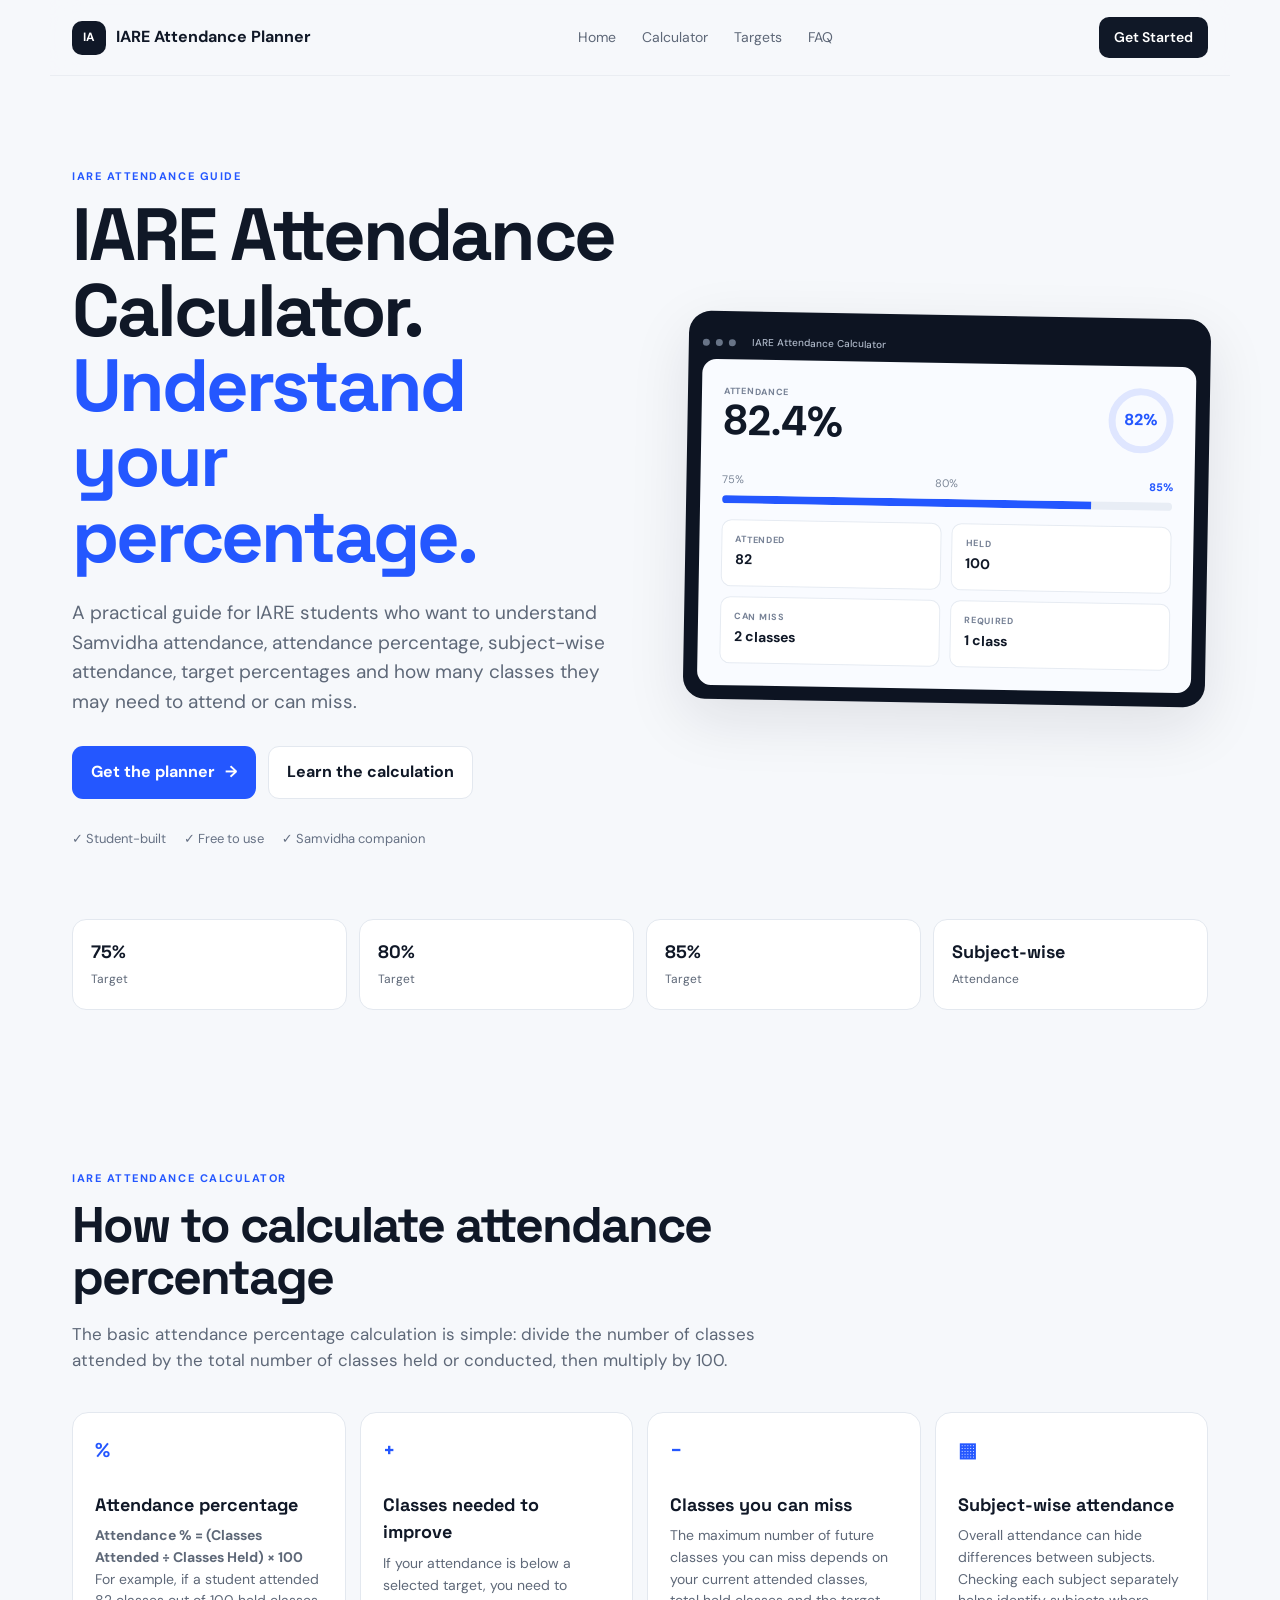
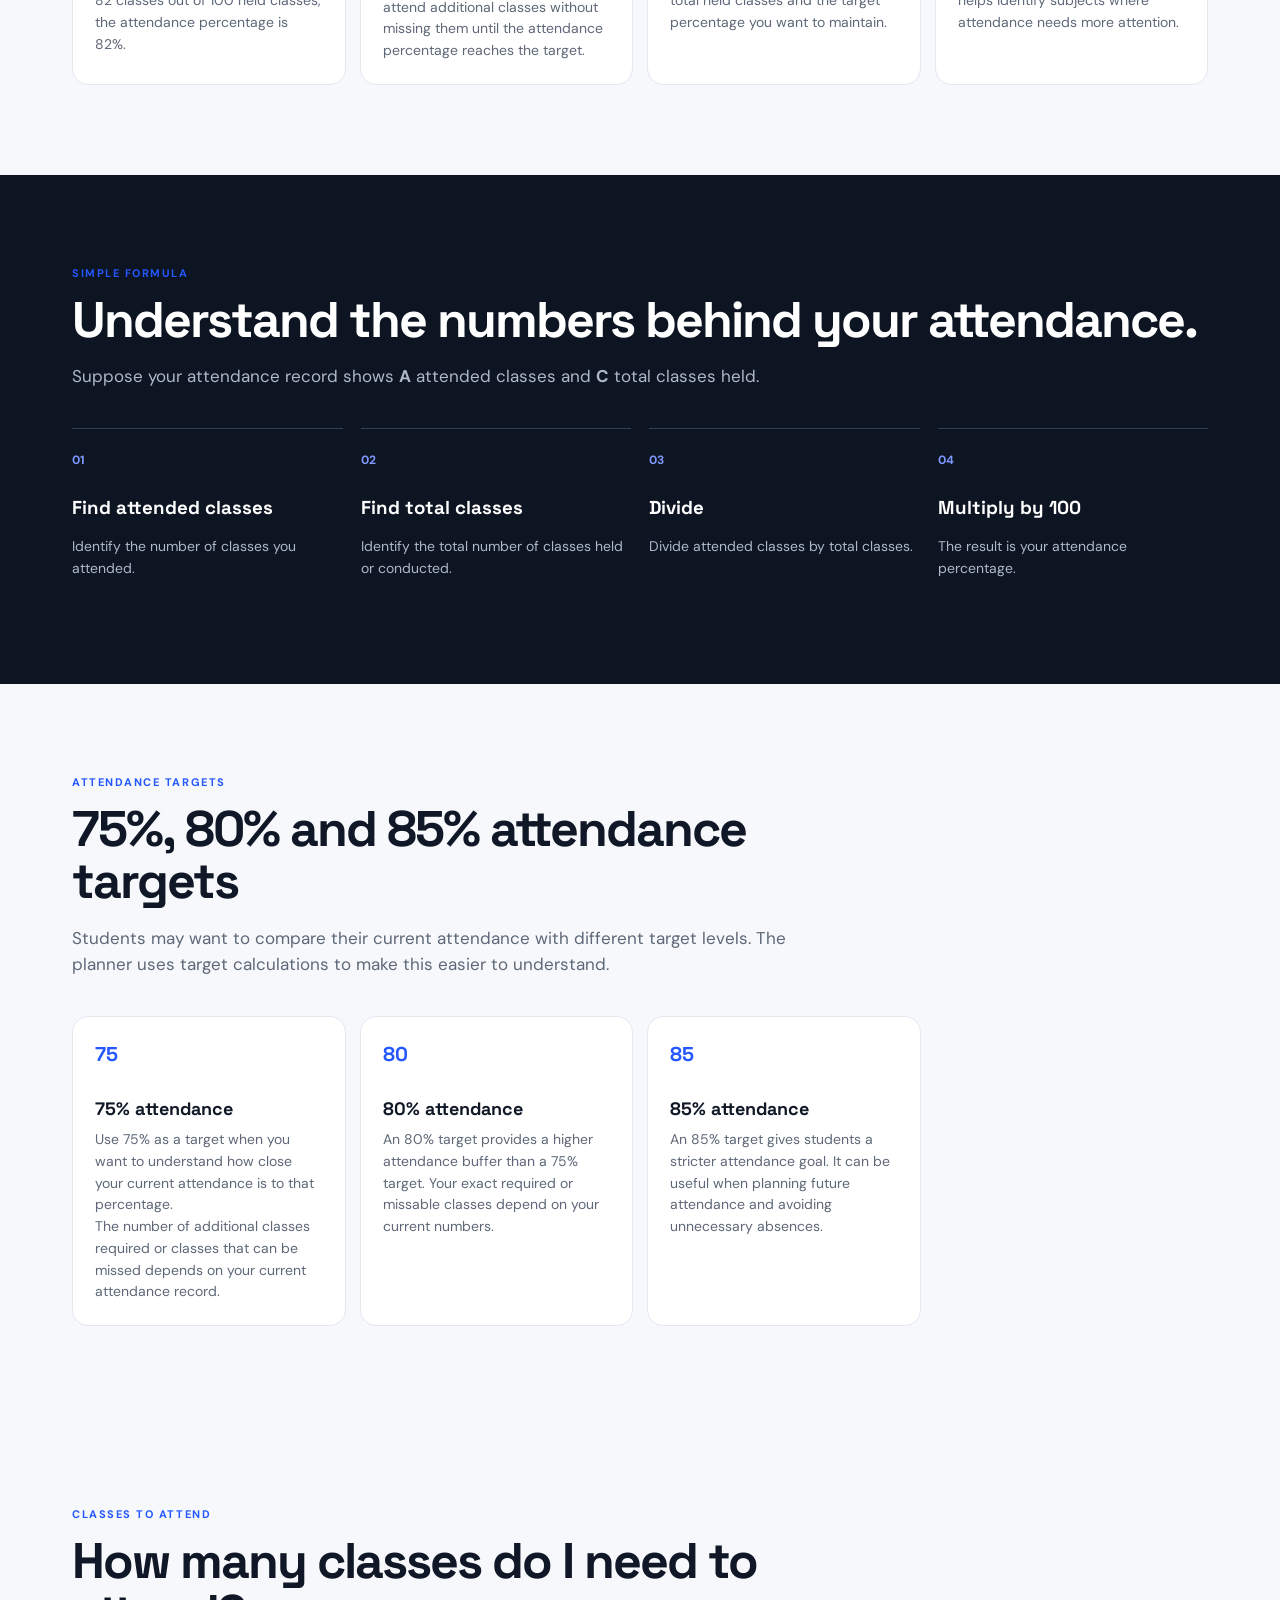
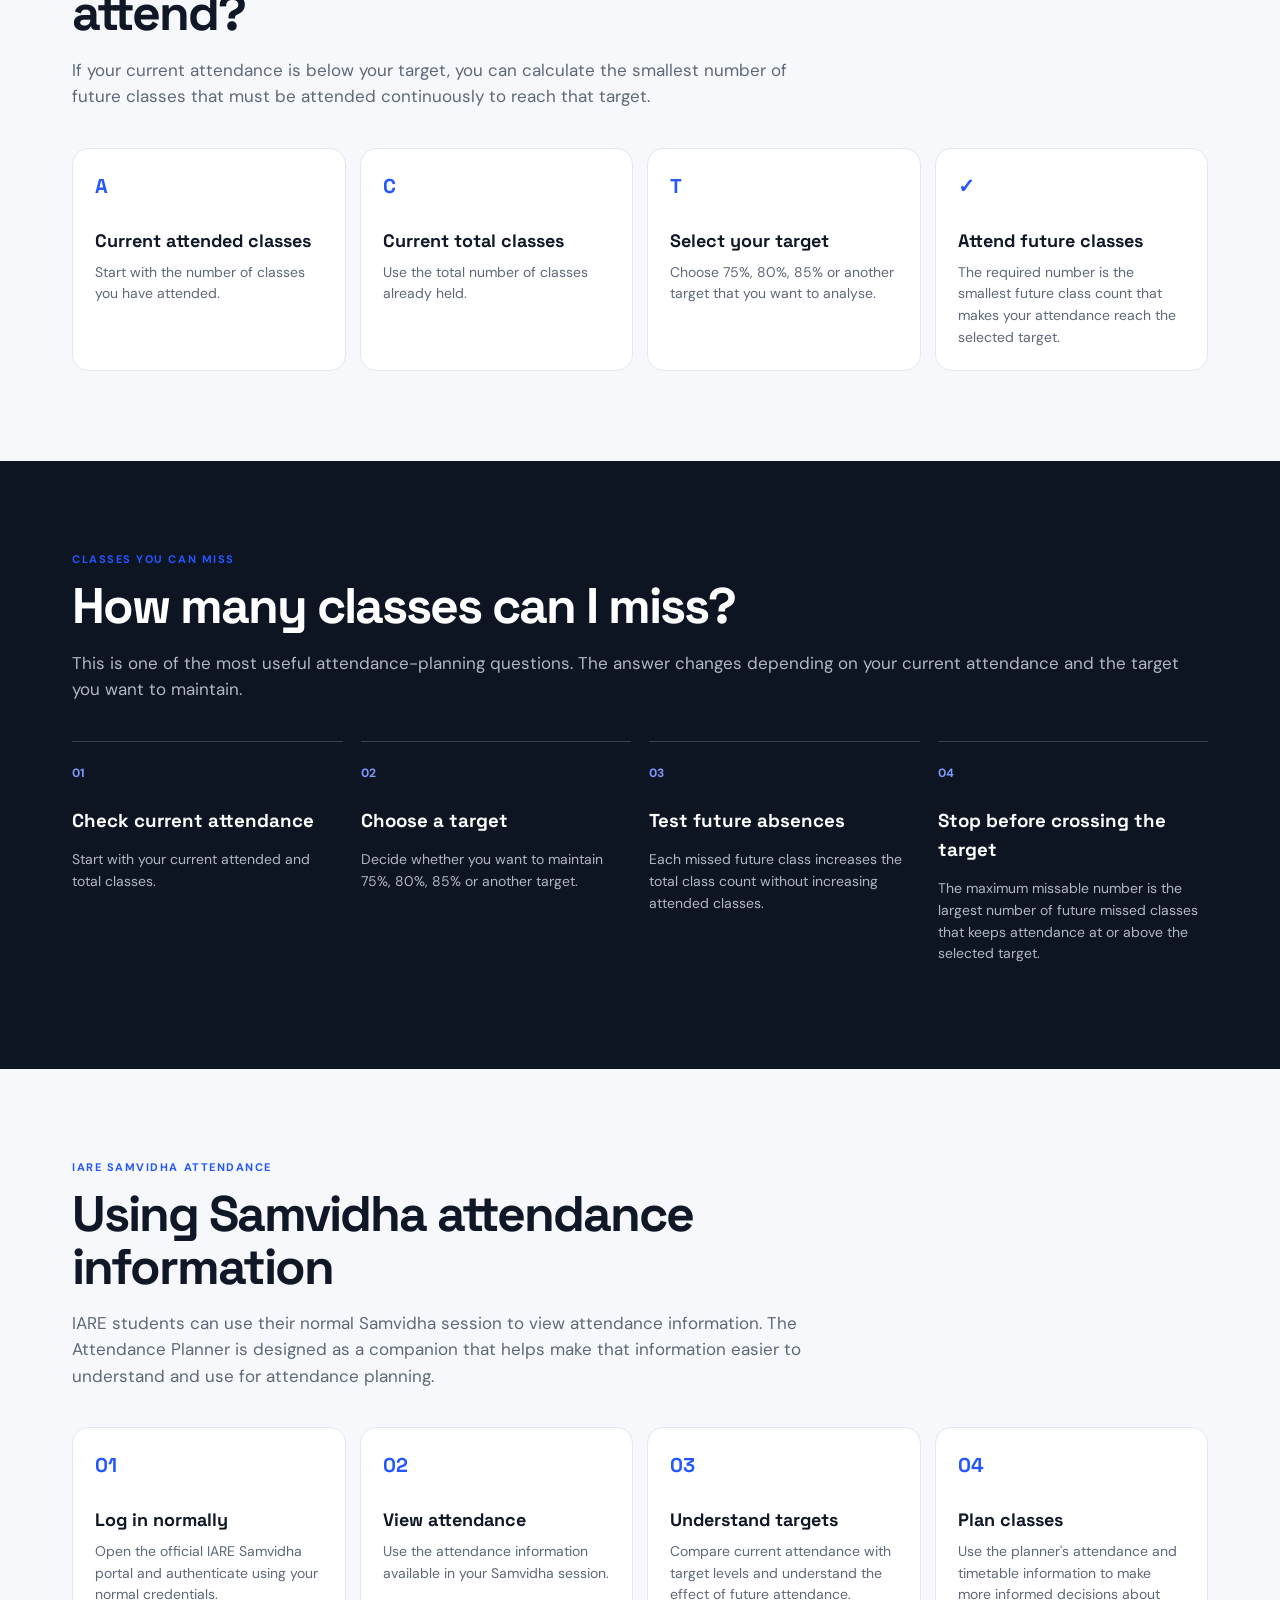
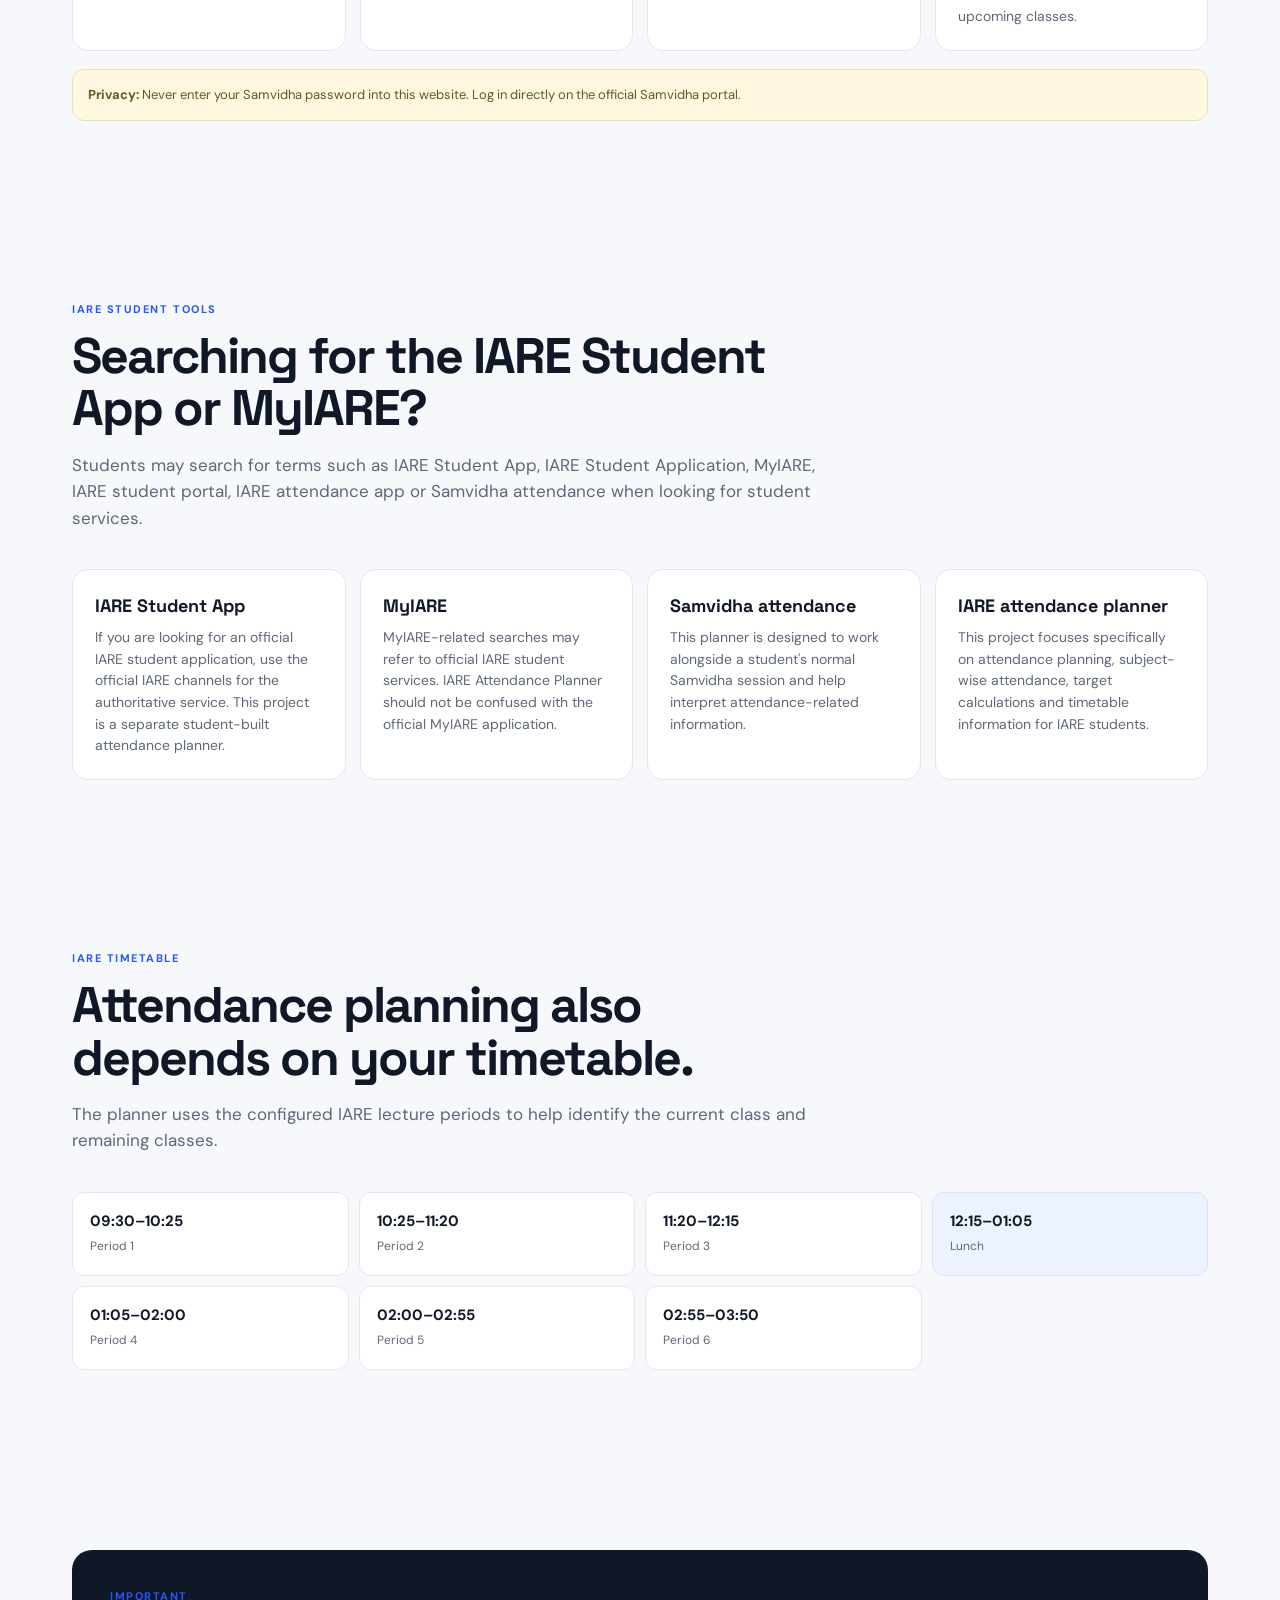
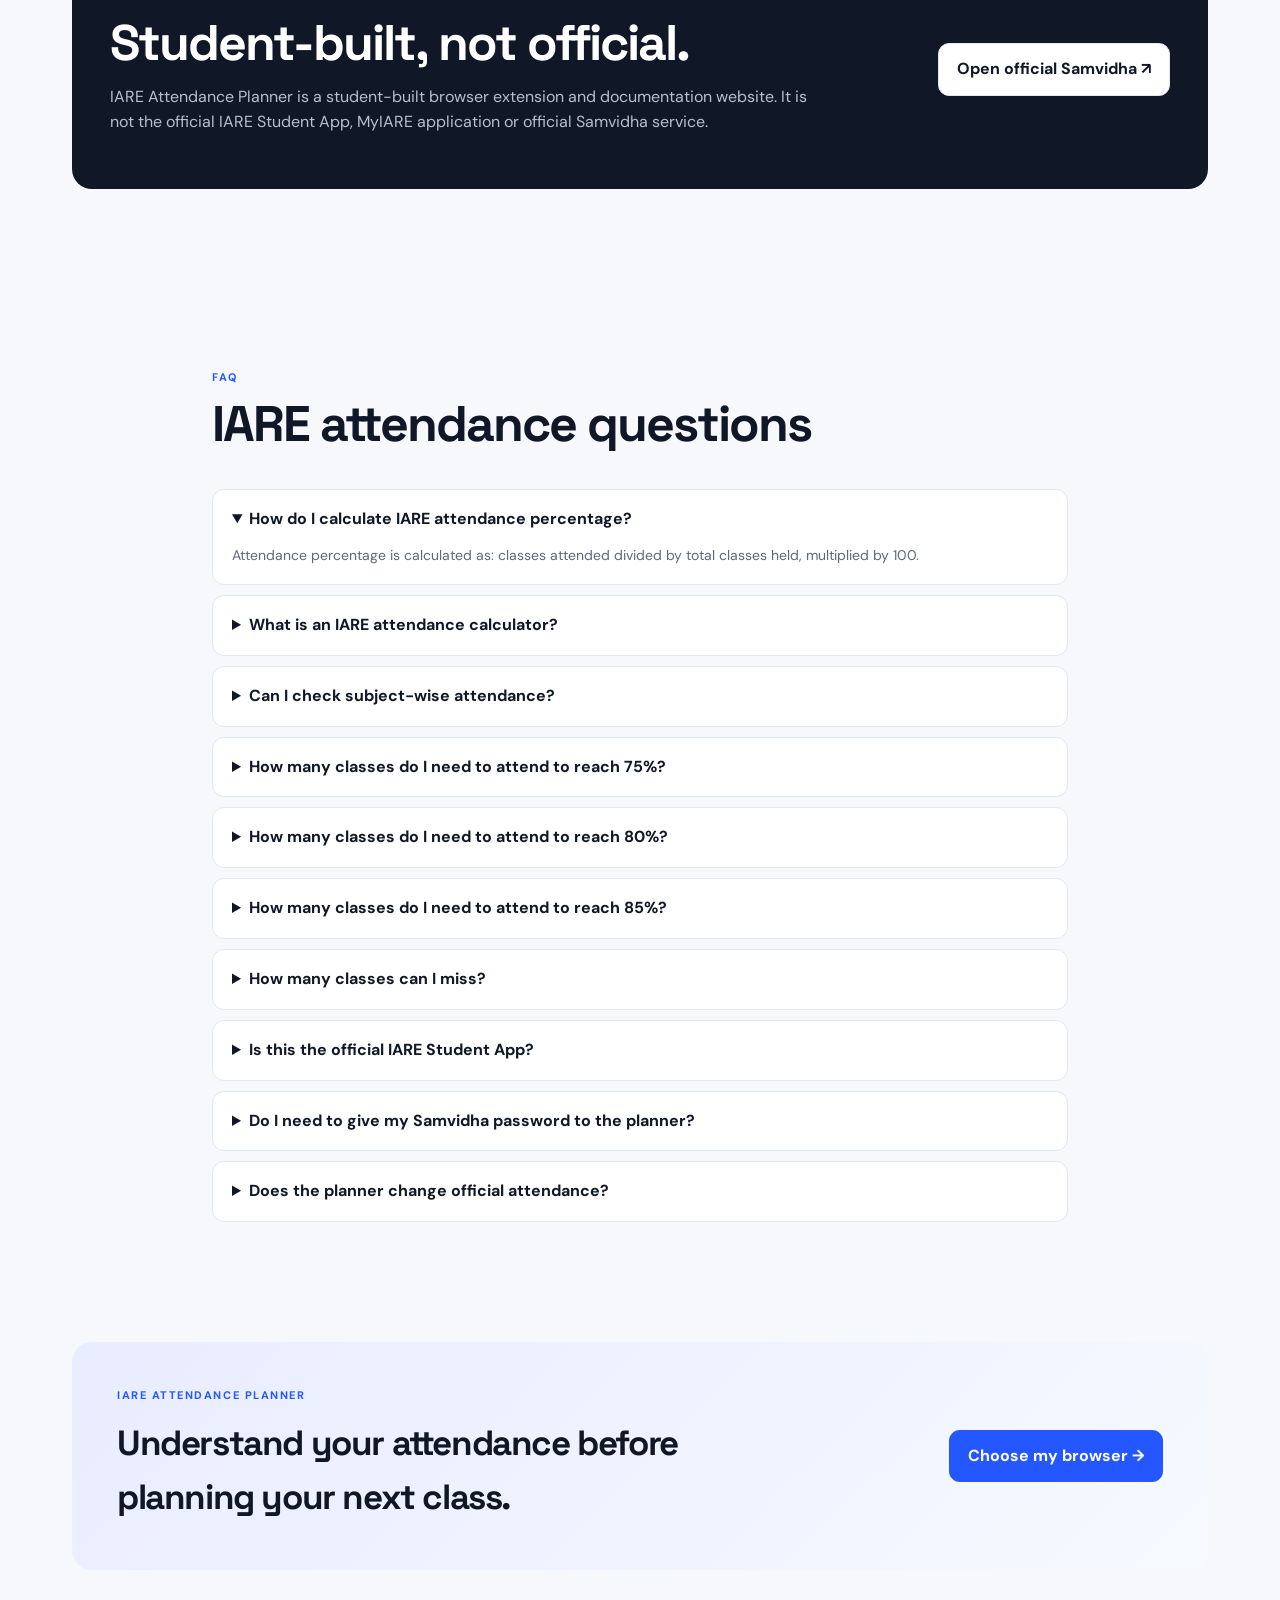
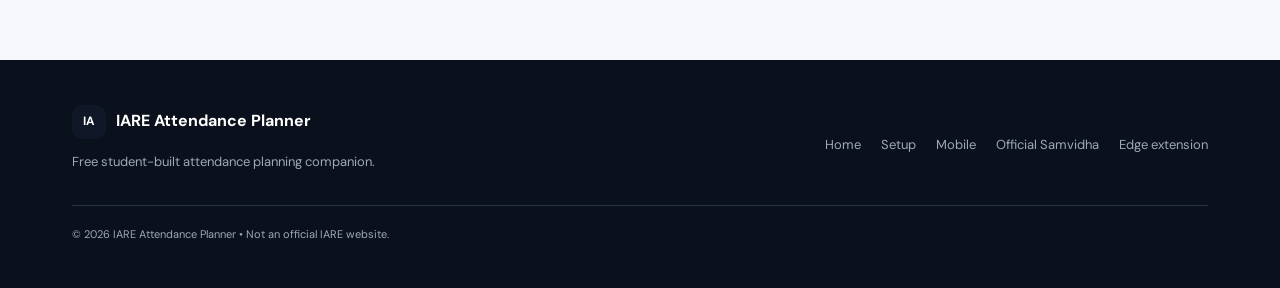
<file: guide.html>
<!doctype html>
<html lang="en">
<head>
<meta charset="utf-8">
<meta name="viewport" content="width=device-width,initial-scale=1">

<meta
  name="description"
  content="Learn how IARE Attendance Planner calculates attendance, 75%, 80% and 85% targets, required classes, bunkable classes and subject-wise attendance."
>

<meta
  name="robots"
  content="index, follow, max-image-preview:large, max-snippet:-1, max-video-preview:-1"
>

<title>IARE Attendance Calculator & Percentage Guide | Samvidha</title>

<link
  rel="canonical"
  href="https://lakshmi-narayana-goud.github.io/iare-attendance-planner-site/guide.html"
>

<meta property="og:type" content="article">
<meta property="og:site_name" content="IARE Attendance Planner">
<meta
  property="og:title"
  content="IARE Attendance Calculator & Percentage Guide | Samvidha"
>
<meta
  property="og:description"
  content="Learn how IARE attendance percentage, 75%, 80% and 85% targets, classes to attend, classes you can miss and subject-wise Samvidha attendance planning work."
>
<meta
  property="og:url"
  content="https://lakshmi-narayana-goud.github.io/iare-attendance-planner-site/guide.html"
>
<meta property="og:locale" content="en_IN">

<meta name="twitter:card" content="summary">
<meta
  name="twitter:title"
  content="IARE Attendance Calculator & Percentage Guide"
>
<meta
  name="twitter:description"
  content="A practical guide to IARE attendance percentage, Samvidha attendance, target calculations and classes you can attend or miss."
>

<!-- WebSite structured data -->
<script type="application/ld+json">
{
  "@context": "https://schema.org",
  "@type": "WebSite",
  "name": "IARE Attendance Planner",
  "url": "https://lakshmi-narayana-goud.github.io/iare-attendance-planner-site/"
}
</script>

<!-- Article structured data -->
<script type="application/ld+json">
{
  "@context": "https://schema.org",
  "@type": "Article",
  "headline": "IARE Attendance Calculator and Percentage Guide",
  "description": "A practical guide for IARE students to understand attendance percentage, Samvidha attendance, subject-wise attendance, target percentages and attendance planning.",
  "url": "https://lakshmi-narayana-goud.github.io/iare-attendance-planner-site/guide.html",
  "mainEntityOfPage": {
    "@type": "WebPage",
    "@id": "https://lakshmi-narayana-goud.github.io/iare-attendance-planner-site/guide.html"
  },
  "publisher": {
    "@type": "Organization",
    "name": "IARE Attendance Planner"
  }
}
</script>

<!-- FAQ structured data -->
<script type="application/ld+json">
{
  "@context": "https://schema.org",
  "@type": "FAQPage",
  "mainEntity": [
    {
      "@type": "Question",
      "name": "How do I calculate IARE attendance percentage?",
      "acceptedAnswer": {
        "@type": "Answer",
        "text": "Attendance percentage is calculated as attended classes divided by total conducted or held classes, multiplied by 100. The IARE Attendance Planner is designed to help students understand the attendance information available through their Samvidha session."
      }
    },
    {
      "@type": "Question",
      "name": "What is an IARE attendance calculator?",
      "acceptedAnswer": {
        "@type": "Answer",
        "text": "An IARE attendance calculator is a tool that helps students understand their attendance percentage and plan attendance targets using attendance information such as classes attended and classes held."
      }
    },
    {
      "@type": "Question",
      "name": "Can I check subject-wise IARE attendance?",
      "acceptedAnswer": {
        "@type": "Answer",
        "text": "Yes. Subject-wise attendance can be reviewed using the attendance information available through a student's Samvidha session and the supported planner experience."
      }
    },
    {
      "@type": "Question",
      "name": "How many classes can I miss and stay above my target?",
      "acceptedAnswer": {
        "@type": "Answer",
        "text": "The number of classes that can be missed depends on your current attendance, classes already held and your selected target. The planner provides a can-bunk calculation to estimate this value."
      }
    },
    {
      "@type": "Question",
      "name": "How many classes do I need to attend to reach 75%, 80% or 85%?",
      "acceptedAnswer": {
        "@type": "Answer",
        "text": "The required number of classes depends on your current attended and held classes. The target can be calculated by finding the smallest number of future classes that makes attended classes divided by total classes reach the selected percentage."
      }
    },
    {
      "@type": "Question",
      "name": "Is IARE Attendance Planner the official IARE Student App or MyIARE?",
      "acceptedAnswer": {
        "@type": "Answer",
        "text": "No. IARE Attendance Planner is a student-built project and is not the official IARE Student App, MyIARE application or official Samvidha service."
      }
    }
  ]
}
</script>

<link rel="icon" href="assets/favicon.svg" type="image/svg+xml">
<link rel="stylesheet" href="styles.css">
</head>

<body>

<header class="nav">

  <a class="brand" href="index.html">
    <span class="brand-mark">IA</span>
    <span>IARE Attendance Planner</span>
  </a>

  <nav>
    <a href="index.html">Home</a>
    <a href="#calculator">Calculator</a>
    <a href="#targets">Targets</a>
    <a href="#faq">FAQ</a>
  </nav>

  <a class="nav-cta" href="index.html#install">
    Get Started
  </a>

</header>


<main id="top">

<!-- HERO -->

<section class="hero">

  <div class="hero-copy">

    <div class="eyebrow">
      IARE ATTENDANCE GUIDE
    </div>

    <h1>
      IARE Attendance Calculator.<br>
      <span>Understand your percentage.</span>
    </h1>

    <p class="lead">
      A practical guide for IARE students who want to understand
      Samvidha attendance, attendance percentage, subject-wise attendance,
      target percentages and how many classes they may need to attend or can miss.
    </p>

    <div class="hero-actions">

      <a class="button primary" href="index.html#install">
        Get the planner <span>→</span>
      </a>

      <a class="button secondary" href="#calculator">
        Learn the calculation
      </a>

    </div>

    <div class="trust-row">
      <span>✓ Student-built</span>
      <span>✓ Free to use</span>
      <span>✓ Samvidha companion</span>
    </div>

  </div>


  <div class="hero-card">

    <div class="browser-bar">
      <span></span>
      <span></span>
      <span></span>
      <b>IARE Attendance Calculator</b>
    </div>

    <div class="mock-panel">

      <div class="mock-top">

        <div>
          <small>ATTENDANCE</small>
          <strong>82.4%</strong>
        </div>

        <div class="ring">
          82%
        </div>

      </div>

      <div class="target">
        <span>75%</span>
        <span>80%</span>
        <span class="active">85%</span>
      </div>

      <div class="progress">
        <i></i>
      </div>

      <div class="mock-grid">

        <div>
          <small>ATTENDED</small>
          <b>82</b>
        </div>

        <div>
          <small>HELD</small>
          <b>100</b>
        </div>

        <div>
          <small>CAN MISS</small>
          <b>2 classes</b>
        </div>

        <div>
          <small>REQUIRED</small>
          <b>1 class</b>
        </div>

      </div>

    </div>

  </div>

</section>


<!-- QUICK NAV -->

<section class="stats">

  <div>
    <strong>75%</strong>
    <span>Target</span>
  </div>

  <div>
    <strong>80%</strong>
    <span>Target</span>
  </div>

  <div>
    <strong>85%</strong>
    <span>Target</span>
  </div>

  <div>
    <strong>Subject-wise</strong>
    <span>Attendance</span>
  </div>

</section>


<!-- CALCULATOR -->

<section id="calculator" class="section">

  <div class="section-head">

    <div class="eyebrow">
      IARE ATTENDANCE CALCULATOR
    </div>

    <h2>
      How to calculate attendance percentage
    </h2>

    <p>
      The basic attendance percentage calculation is simple:
      divide the number of classes attended by the total number of
      classes held or conducted, then multiply by 100.
    </p>

  </div>


  <div class="feature-grid">

    <article>

      <div class="icon">%</div>

      <h3>
        Attendance percentage
      </h3>

      <p>
        <b>Attendance % = (Classes Attended ÷ Classes Held) × 100</b>
      </p>

      <p>
        For example, if a student attended 82 classes out of
        100 held classes, the attendance percentage is 82%.
      </p>

    </article>


    <article>

      <div class="icon">+</div>

      <h3>
        Classes needed to improve
      </h3>

      <p>
        If your attendance is below a selected target, you need
        to attend additional classes without missing them until
        the attendance percentage reaches the target.
      </p>

    </article>


    <article>

      <div class="icon">−</div>

      <h3>
        Classes you can miss
      </h3>

      <p>
        The maximum number of future classes you can miss depends
        on your current attended classes, total held classes and
        the target percentage you want to maintain.
      </p>

    </article>


    <article>

      <div class="icon">▦</div>

      <h3>
        Subject-wise attendance
      </h3>

      <p>
        Overall attendance can hide differences between subjects.
        Checking each subject separately helps identify subjects
        where attendance needs more attention.
      </p>

    </article>

  </div>

</section>


<!-- FORMULA -->

<section class="section dark-section">

  <div class="section-head">

    <div class="eyebrow">
      SIMPLE FORMULA
    </div>

    <h2>
      Understand the numbers behind your attendance.
    </h2>

    <p>
      Suppose your attendance record shows <b>A</b> attended classes
      and <b>C</b> total classes held.
    </p>

  </div>


  <div class="steps">

    <div>
      <b>01</b>
      <h3>Find attended classes</h3>
      <p>
        Identify the number of classes you attended.
      </p>
    </div>

    <div>
      <b>02</b>
      <h3>Find total classes</h3>
      <p>
        Identify the total number of classes held or conducted.
      </p>
    </div>

    <div>
      <b>03</b>
      <h3>Divide</h3>
      <p>
        Divide attended classes by total classes.
      </p>
    </div>

    <div>
      <b>04</b>
      <h3>Multiply by 100</h3>
      <p>
        The result is your attendance percentage.
      </p>
    </div>

  </div>

</section>


<!-- TARGETS -->

<section id="targets" class="section">

  <div class="section-head">

    <div class="eyebrow">
      ATTENDANCE TARGETS
    </div>

    <h2>
      75%, 80% and 85% attendance targets
    </h2>

    <p>
      Students may want to compare their current attendance with
      different target levels. The planner uses target calculations
      to make this easier to understand.
    </p>

  </div>


  <div class="feature-grid">

    <article>

      <div class="icon">75</div>

      <h3>
        75% attendance
      </h3>

      <p>
        Use 75% as a target when you want to understand how close
        your current attendance is to that percentage.
      </p>

      <p>
        The number of additional classes required or classes that
        can be missed depends on your current attendance record.
      </p>

    </article>


    <article>

      <div class="icon">80</div>

      <h3>
        80% attendance
      </h3>

      <p>
        An 80% target provides a higher attendance buffer than
        a 75% target. Your exact required or missable classes
        depend on your current numbers.
      </p>

    </article>


    <article>

      <div class="icon">85</div>

      <h3>
        85% attendance
      </h3>

      <p>
        An 85% target gives students a stricter attendance goal.
        It can be useful when planning future attendance and
        avoiding unnecessary absences.
      </p>

    </article>

  </div>

</section>


<!-- REQUIRED CLASSES -->

<section class="section">

  <div class="section-head">

    <div class="eyebrow">
      CLASSES TO ATTEND
    </div>

    <h2>
      How many classes do I need to attend?
    </h2>

    <p>
      If your current attendance is below your target, you can
      calculate the smallest number of future classes that must
      be attended continuously to reach that target.
    </p>

  </div>


  <div class="feature-grid">

    <article>

      <div class="icon">A</div>

      <h3>
        Current attended classes
      </h3>

      <p>
        Start with the number of classes you have attended.
      </p>

    </article>


    <article>

      <div class="icon">C</div>

      <h3>
        Current total classes
      </h3>

      <p>
        Use the total number of classes already held.
      </p>

    </article>


    <article>

      <div class="icon">T</div>

      <h3>
        Select your target
      </h3>

      <p>
        Choose 75%, 80%, 85% or another target that you want
        to analyse.
      </p>

    </article>


    <article>

      <div class="icon">✓</div>

      <h3>
        Attend future classes
      </h3>

      <p>
        The required number is the smallest future class count
        that makes your attendance reach the selected target.
      </p>

    </article>

  </div>

</section>


<!-- CAN MISS -->

<section class="section dark-section">

  <div class="section-head">

    <div class="eyebrow">
      CLASSES YOU CAN MISS
    </div>

    <h2>
      How many classes can I miss?
    </h2>

    <p>
      This is one of the most useful attendance-planning questions.
      The answer changes depending on your current attendance and
      the target you want to maintain.
    </p>

  </div>


  <div class="steps">

    <div>
      <b>01</b>
      <h3>Check current attendance</h3>
      <p>
        Start with your current attended and total classes.
      </p>
    </div>

    <div>
      <b>02</b>
      <h3>Choose a target</h3>
      <p>
        Decide whether you want to maintain 75%, 80%, 85% or
        another target.
      </p>
    </div>

    <div>
      <b>03</b>
      <h3>Test future absences</h3>
      <p>
        Each missed future class increases the total class count
        without increasing attended classes.
      </p>
    </div>

    <div>
      <b>04</b>
      <h3>Stop before crossing the target</h3>
      <p>
        The maximum missable number is the largest number of
        future missed classes that keeps attendance at or above
        the selected target.
      </p>
    </div>

  </div>

</section>


<!-- SAMVIDHA -->

<section class="section">

  <div class="section-head">

    <div class="eyebrow">
      IARE SAMVIDHA ATTENDANCE
    </div>

    <h2>
      Using Samvidha attendance information
    </h2>

    <p>
      IARE students can use their normal Samvidha session to view
      attendance information. The Attendance Planner is designed
      as a companion that helps make that information easier to
      understand and use for attendance planning.
    </p>

  </div>


  <div class="feature-grid">

    <article>

      <div class="icon">01</div>

      <h3>
        Log in normally
      </h3>

      <p>
        Open the official IARE Samvidha portal and authenticate
        using your normal credentials.
      </p>

    </article>


    <article>

      <div class="icon">02</div>

      <h3>
        View attendance
      </h3>

      <p>
        Use the attendance information available in your Samvidha
        session.
      </p>

    </article>


    <article>

      <div class="icon">03</div>

      <h3>
        Understand targets
      </h3>

      <p>
        Compare current attendance with target levels and
        understand the effect of future attendance.
      </p>

    </article>


    <article>

      <div class="icon">04</div>

      <h3>
        Plan classes
      </h3>

      <p>
        Use the planner's attendance and timetable information
        to make more informed decisions about upcoming classes.
      </p>

    </article>

  </div>


  <div class="warning">

    <b>Privacy:</b>
    Never enter your Samvidha password into this website.
    Log in directly on the official Samvidha portal.

  </div>

</section>


<!-- STUDENT APP SEARCH INTENT -->

<section class="section">

  <div class="section-head">

    <div class="eyebrow">
      IARE STUDENT TOOLS
    </div>

    <h2>
      Searching for the IARE Student App or MyIARE?
    </h2>

    <p>
      Students may search for terms such as IARE Student App,
      IARE Student Application, MyIARE, IARE student portal,
      IARE attendance app or Samvidha attendance when looking
      for student services.
    </p>

  </div>


  <div class="feature-grid">

    <article>

      <h3>
        IARE Student App
      </h3>

      <p>
        If you are looking for an official IARE student application,
        use the official IARE channels for the authoritative service.
        This project is a separate student-built attendance planner.
      </p>

    </article>


    <article>

      <h3>
        MyIARE
      </h3>

      <p>
        MyIARE-related searches may refer to official IARE student
        services. IARE Attendance Planner should not be confused
        with the official MyIARE application.
      </p>

    </article>


    <article>

      <h3>
        Samvidha attendance
      </h3>

      <p>
        This planner is designed to work alongside a student's
        normal Samvidha session and help interpret attendance-related
        information.
      </p>

    </article>


    <article>

      <h3>
        IARE attendance planner
      </h3>

      <p>
        This project focuses specifically on attendance planning,
        subject-wise attendance, target calculations and timetable
        information for IARE students.
      </p>

    </article>

  </div>

</section>


<!-- TIMETABLE -->

<section class="section timetable">

  <div class="section-head">

    <div class="eyebrow">
      IARE TIMETABLE
    </div>

    <h2>
      Attendance planning also depends on your timetable.
    </h2>

    <p>
      The planner uses the configured IARE lecture periods to help
      identify the current class and remaining classes.
    </p>

  </div>


  <div class="time-grid">

    <div>
      <b>09:30–10:25</b>
      <span>Period 1</span>
    </div>

    <div>
      <b>10:25–11:20</b>
      <span>Period 2</span>
    </div>

    <div>
      <b>11:20–12:15</b>
      <span>Period 3</span>
    </div>

    <div class="lunch">
      <b>12:15–01:05</b>
      <span>Lunch</span>
    </div>

    <div>
      <b>01:05–02:00</b>
      <span>Period 4</span>
    </div>

    <div>
      <b>02:00–02:55</b>
      <span>Period 5</span>
    </div>

    <div>
      <b>02:55–03:50</b>
      <span>Period 6</span>
    </div>

  </div>

</section>


<!-- NOT OFFICIAL -->

<section class="section privacy">

  <div class="privacy-box">

    <div>

      <div class="eyebrow">
        IMPORTANT
      </div>

      <h2>
        Student-built, not official.
      </h2>

      <p>
        IARE Attendance Planner is a student-built browser extension
        and documentation website. It is not the official IARE Student
        App, MyIARE application or official Samvidha service.
      </p>

    </div>

    <a
      class="button secondary"
      href="https://samvidha.iare.ac.in/"
      target="_blank"
      rel="noopener"
    >
      Open official Samvidha ↗
    </a>

  </div>

</section>


<!-- FAQ -->

<section id="faq" class="section faq">

  <div class="section-head">

    <div class="eyebrow">
      FAQ
    </div>

    <h2>
      IARE attendance questions
    </h2>

  </div>


  <details open>

    <summary>
      How do I calculate IARE attendance percentage?
    </summary>

    <p>
      Attendance percentage is calculated as:
      classes attended divided by total classes held,
      multiplied by 100.
    </p>

  </details>


  <details>

    <summary>
      What is an IARE attendance calculator?
    </summary>

    <p>
      An IARE attendance calculator helps students understand
      their current attendance percentage and estimate future
      attendance requirements or possible absences based on
      a selected target.
    </p>

  </details>


  <details>

    <summary>
      Can I check subject-wise attendance?
    </summary>

    <p>
      Yes. Subject-wise attendance is useful because overall
      attendance can hide individual subjects where attendance
      is lower or higher.
    </p>

  </details>


  <details>

    <summary>
      How many classes do I need to attend to reach 75%?
    </summary>

    <p>
      The answer depends on your current attended and total
      classes. The required number is the smallest number of
      future attended classes that makes the attendance percentage
      reach 75%.
    </p>

  </details>


  <details>

    <summary>
      How many classes do I need to attend to reach 80%?
    </summary>

    <p>
      It depends on your current attendance record. The planner
      can help you understand how many additional attended classes
      are required to reach the selected target.
    </p>

  </details>


  <details>

    <summary>
      How many classes do I need to attend to reach 85%?
    </summary>

    <p>
      The required number depends on your current attended and
      total classes. The higher the target, the more future
      attendance may be required.
    </p>

  </details>


  <details>

    <summary>
      How many classes can I miss?
    </summary>

    <p>
      The maximum number of classes you can miss depends on your
      current attendance and the target you want to maintain.
      The planner provides a can-bunk calculation for this purpose.
    </p>

  </details>


  <details>

    <summary>
      Is this the official IARE Student App?
    </summary>

    <p>
      No. IARE Attendance Planner is a student-built project.
      It is not the official IARE Student App, MyIARE application
      or official Samvidha service.
    </p>

  </details>


  <details>

    <summary>
      Do I need to give my Samvidha password to the planner?
    </summary>

    <p>
      No. Never give your Samvidha password to this website or
      another person. Authenticate directly through the official
      Samvidha portal.
    </p>

  </details>


  <details>

    <summary>
      Does the planner change official attendance?
    </summary>

    <p>
      No. The planner is intended to help students view and
      understand attendance-related information. It does not
      provide a mechanism to edit or fabricate official attendance.
    </p>

  </details>

</section>


<!-- FINAL CTA -->

<section class="final-cta">

  <div>

    <div class="eyebrow">
      IARE ATTENDANCE PLANNER
    </div>

    <h2>
      Understand your attendance before planning your next class.
    </h2>

  </div>

  <a
    class="button primary"
    href="index.html#install"
  >
    Choose my browser →
  </a>

</section>

</main>


<footer>

  <div>

    <div class="brand">
      <span class="brand-mark">IA</span>
      <span>IARE Attendance Planner</span>
    </div>

    <p>
      Free student-built attendance planning companion.
    </p>

  </div>


  <div class="footer-links">

    <a href="index.html">
      Home
    </a>

    <a href="setup.html">
      Setup
    </a>

    <a href="mobile.html">
      Mobile
    </a>

    <a
      href="https://samvidha.iare.ac.in/"
      target="_blank"
      rel="noopener"
    >
      Official Samvidha
    </a>

    <a
      href="https://microsoftedge.microsoft.com/addons/detail/okibjmapijbcdlapgineeeleeklnceoh"
      target="_blank"
      rel="noopener"
    >
      Edge extension
    </a>

  </div>


  <small>
    © 2026 IARE Attendance Planner • Not an official IARE website.
  </small>

</footer>


<script src="script.js"></script>

</body>
</html>
</file>
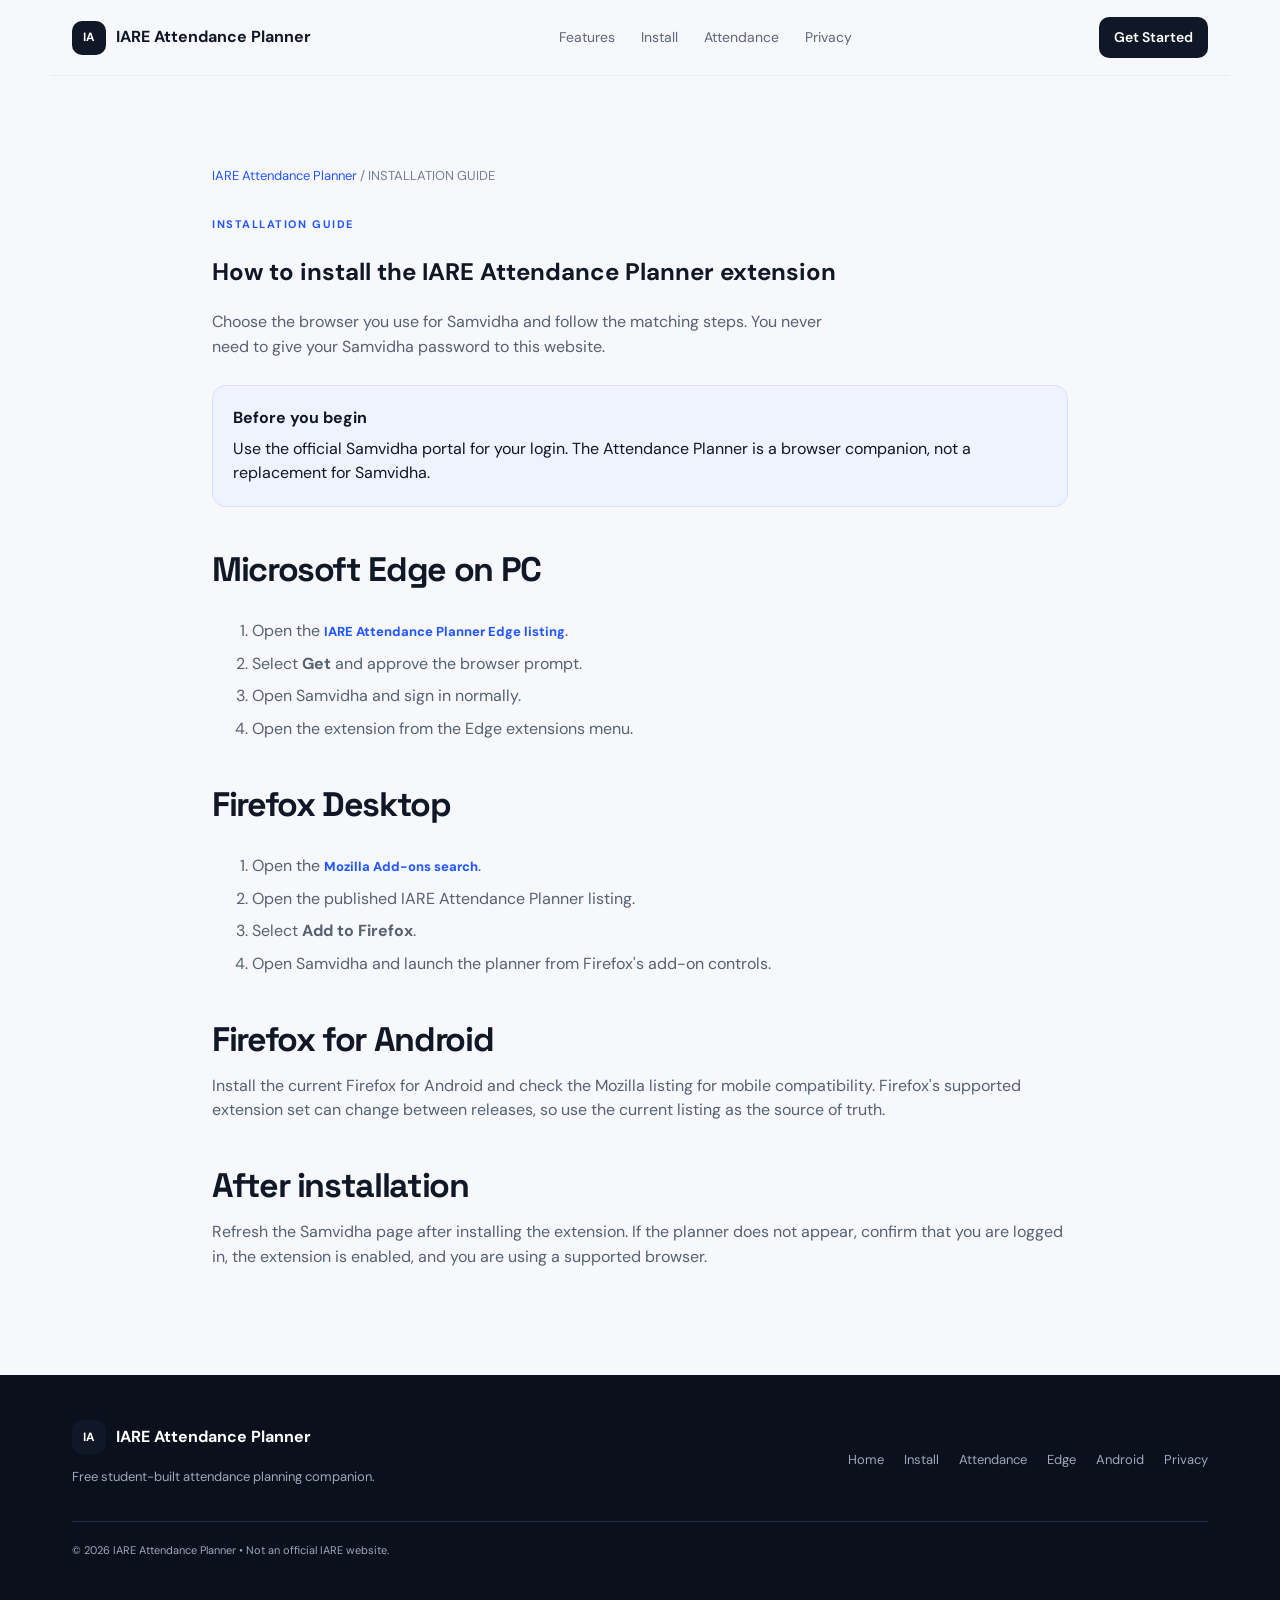
<file: install.html>
<!doctype html>
<html lang="en">
<head>
<meta charset="utf-8">
<meta name="viewport" content="width=device-width,initial-scale=1">
<title>How to Install IARE Attendance Planner — Samvidha Extension</title>
<meta name="description" content="Step-by-step installation guide for the IARE Attendance Planner browser extension on Microsoft Edge, Firefox Desktop and Firefox for Android.">
<meta name="robots" content="index,follow,max-image-preview:large,max-snippet:-1,max-video-preview:-1">
<link rel="canonical" href="https://YOUR-DOMAIN.example/install.html">
<link rel="icon" href="assets/favicon.svg" type="image/svg+xml">
<meta property="og:type" content="website">
<meta property="og:title" content="How to Install IARE Attendance Planner — Samvidha Extension">
<meta property="og:description" content="Step-by-step installation guide for the IARE Attendance Planner browser extension on Microsoft Edge, Firefox Desktop and Firefox for Android.">
<meta property="og:url" content="https://YOUR-DOMAIN.example/install.html">
<link rel="stylesheet" href="styles.css">
</head>
<body>
<header class="nav">
  <a class="brand" href="index.html"><span class="brand-mark">IA</span><span>IARE Attendance Planner</span></a>
  <nav><a href="index.html#features">Features</a><a href="install.html">Install</a><a href="attendance.html">Attendance</a><a href="privacy.html">Privacy</a></nav>
  <a class="nav-cta" href="install.html">Get Started</a>
</header>
<main>
<section class="section article">
  <div class="breadcrumb"><a href="index.html">IARE Attendance Planner</a> / INSTALLATION GUIDE</div>
  <div class="eyebrow">INSTALLATION GUIDE</div>
  <h1>How to install the IARE Attendance Planner extension</h1>
  <p class="lead">Choose the browser you use for Samvidha and follow the matching steps. You never need to give your Samvidha password to this website.</p>
  
<div class="callout"><strong>Before you begin</strong>Use the official Samvidha portal for your login. The Attendance Planner is a browser companion, not a replacement for Samvidha.</div>
<h2>Microsoft Edge on PC</h2>
<ol><li>Open the <a class="text-link" href="https://microsoftedge.microsoft.com/addons/detail/okibjmapijbcdlapgineeeleeklnceoh" target="_blank" rel="noopener">IARE Attendance Planner Edge listing</a>.</li><li>Select <b>Get</b> and approve the browser prompt.</li><li>Open Samvidha and sign in normally.</li><li>Open the extension from the Edge extensions menu.</li></ol>
<h2>Firefox Desktop</h2>
<ol><li>Open the <a class="text-link" href="https://addons.mozilla.org/en-US/firefox/search/?q=IARE%20Attendance%20Planner" target="_blank" rel="noopener">Mozilla Add-ons search</a>.</li><li>Open the published IARE Attendance Planner listing.</li><li>Select <b>Add to Firefox</b>.</li><li>Open Samvidha and launch the planner from Firefox's add-on controls.</li></ol>
<h2>Firefox for Android</h2>
<p>Install the current Firefox for Android and check the Mozilla listing for mobile compatibility. Firefox's supported extension set can change between releases, so use the current listing as the source of truth.</p>
<h2>After installation</h2>
<p>Refresh the Samvidha page after installing the extension. If the planner does not appear, confirm that you are logged in, the extension is enabled, and you are using a supported browser.</p>

</section>
</main>
<footer>
  <div><div class="brand"><span class="brand-mark">IA</span><span>IARE Attendance Planner</span></div><p>Free student-built attendance planning companion.</p></div>
  <div class="footer-links"><a href="index.html">Home</a><a href="install.html">Install</a><a href="attendance.html">Attendance</a><a href="edge.html">Edge</a><a href="android.html">Android</a><a href="privacy.html">Privacy</a></div>
  <small>© 2026 IARE Attendance Planner • Not an official IARE website.</small>
</footer>
</body>
</html>
</file>
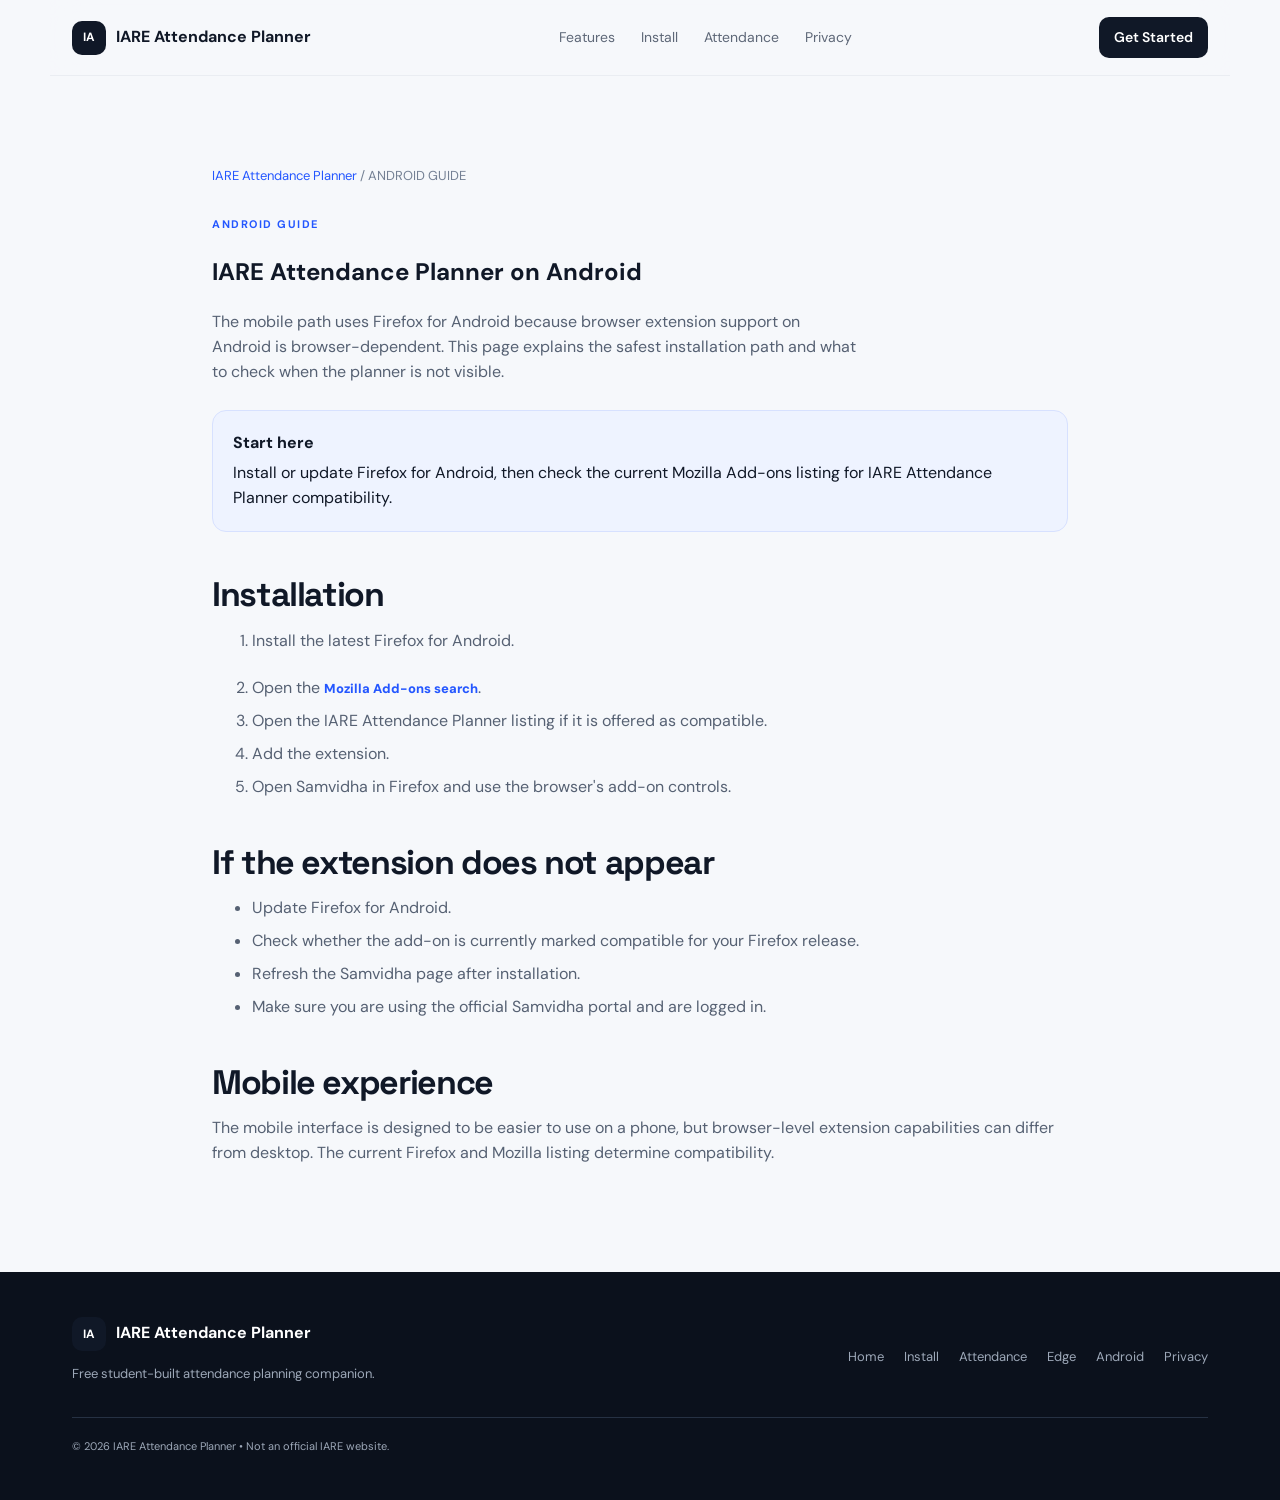
<file: mobile.html>
<!doctype html>
<html lang="en">
<head>
<meta charset="utf-8">
<meta name="viewport" content="width=device-width,initial-scale=1">
<title>IARE Attendance Planner on Android — Firefox for Android Guide</title>
<meta name="description" content="Android guide for IARE Attendance Planner using Firefox for Android, including installation, compatibility and troubleshooting.">
<meta name="robots" content="index,follow,max-image-preview:large,max-snippet:-1,max-video-preview:-1">
<link rel="canonical" href="https://lakshmi-narayana-goud.github.io/iare-attendance-planner-site/mobile.html">
<link rel="icon" href="assets/favicon.svg" type="image/svg+xml">
<meta property="og:type" content="website">
<meta property="og:title" content="IARE Attendance Planner on Android — Firefox for Android Guide">
<meta property="og:description" content="Android guide for IARE Attendance Planner using Firefox for Android, including installation, compatibility and troubleshooting.">
<meta property="og:url" content="https://lakshmi-narayana-goud.github.io/iare-attendance-planner-site/mobile.html">
<link rel="stylesheet" href="styles.css">
</head>
<body>
<header class="nav">
  <a class="brand" href="index.html"><span class="brand-mark">IA</span><span>IARE Attendance Planner</span></a>
  <nav><a href="index.html#features">Features</a><a href="setup.html">Install</a><a href="guide.html">Attendance</a><a href="privacy.html">Privacy</a></nav>
  <a class="nav-cta" href="setup.html">Get Started</a>
</header>
<main>
<section class="section article">
  <div class="breadcrumb"><a href="index.html">IARE Attendance Planner</a> / ANDROID GUIDE</div>
  <div class="eyebrow">ANDROID GUIDE</div>
  <h1>IARE Attendance Planner on Android</h1>
  <p class="lead">The mobile path uses Firefox for Android because browser extension support on Android is browser-dependent. This page explains the safest installation path and what to check when the planner is not visible.</p>
  
<div class="callout"><strong>Start here</strong>Install or update Firefox for Android, then check the current Mozilla Add-ons listing for IARE Attendance Planner compatibility.</div>
<h2>Installation</h2>
<ol><li>Install the latest Firefox for Android.</li><li>Open the <a class="text-link" href="https://addons.mozilla.org/en-US/firefox/search/?q=IARE%20Attendance%20Planner" target="_blank" rel="noopener">Mozilla Add-ons search</a>.</li><li>Open the IARE Attendance Planner listing if it is offered as compatible.</li><li>Add the extension.</li><li>Open Samvidha in Firefox and use the browser's add-on controls.</li></ol>
<h2>If the extension does not appear</h2>
<ul><li>Update Firefox for Android.</li><li>Check whether the add-on is currently marked compatible for your Firefox release.</li><li>Refresh the Samvidha page after installation.</li><li>Make sure you are using the official Samvidha portal and are logged in.</li></ul>
<h2>Mobile experience</h2>
<p>The mobile interface is designed to be easier to use on a phone, but browser-level extension capabilities can differ from desktop. The current Firefox and Mozilla listing determine compatibility.</p>

</section>
</main>
<footer>
  <div><div class="brand"><span class="brand-mark">IA</span><span>IARE Attendance Planner</span></div><p>Free student-built attendance planning companion.</p></div>
  <div class="footer-links"><a href="index.html">Home</a><a href="setup.html">Install</a><a href="guide.html">Attendance</a><a href="desktop.html">Edge</a><a href="mobile.html">Android</a><a href="privacy.html">Privacy</a></div>
  <small>© 2026 IARE Attendance Planner • Not an official IARE website.</small>
</footer>
</body>
</html>
</file>
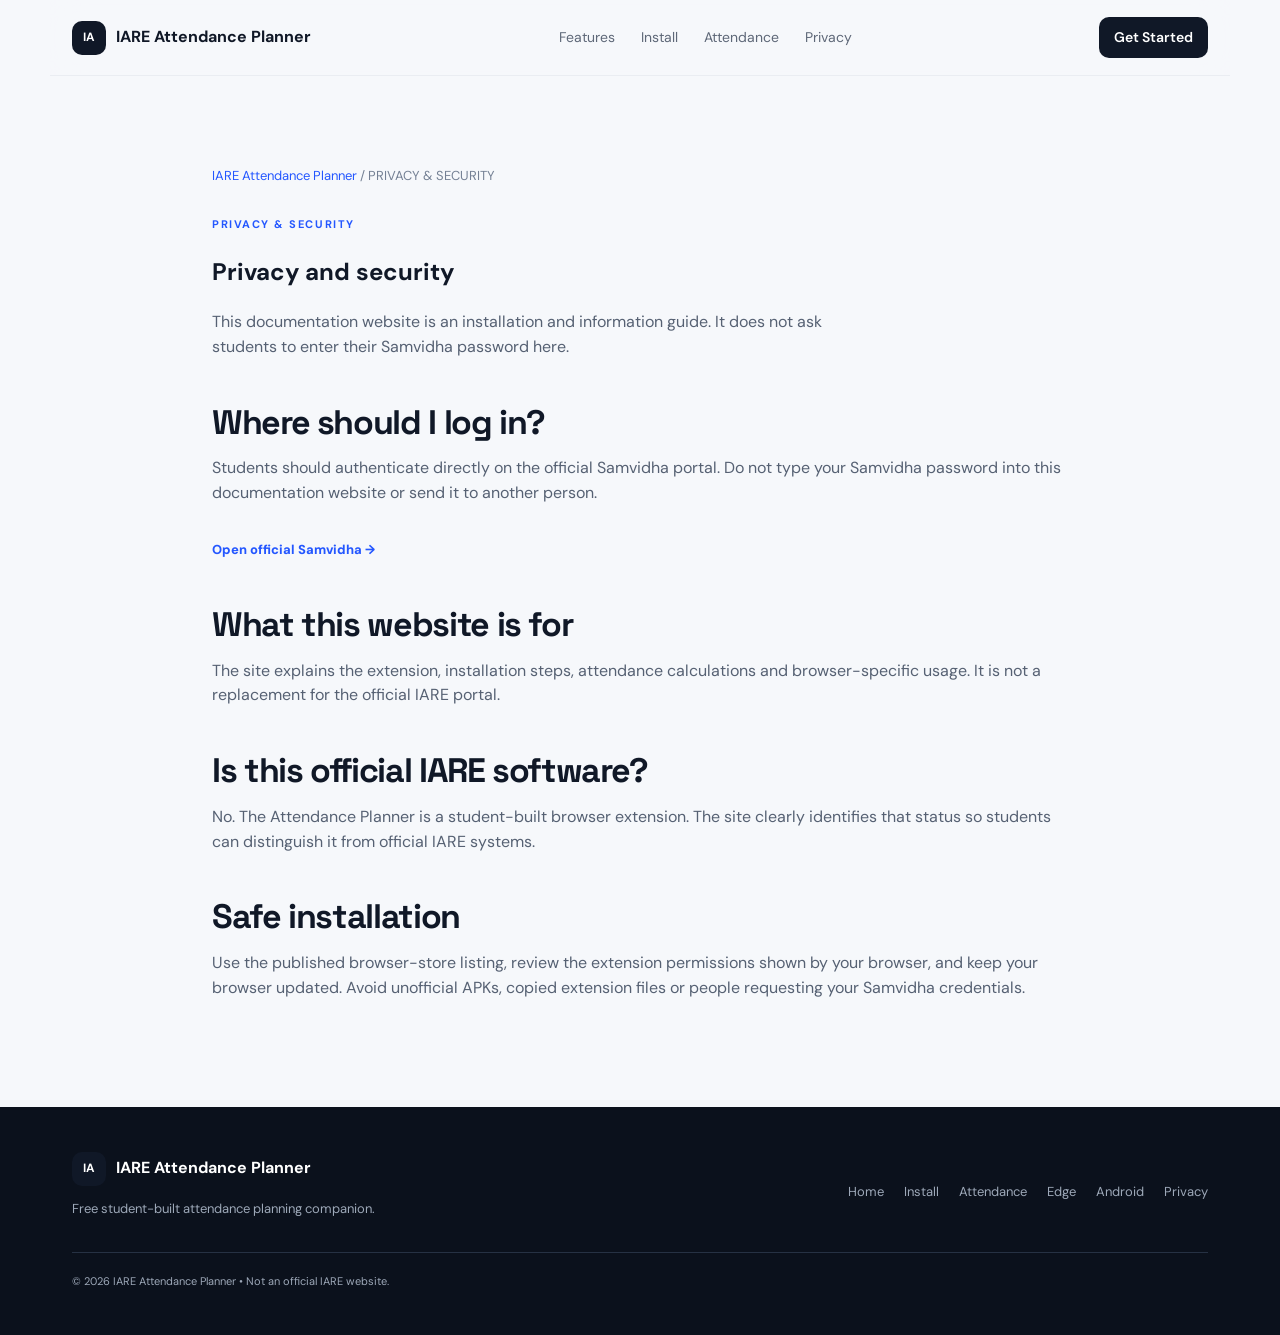
<file: privacy.html>
<!doctype html>
<html lang="en">
<head>
<meta charset="utf-8">
<meta name="viewport" content="width=device-width,initial-scale=1">
<title>IARE Attendance Planner Privacy and Security</title>
<meta name="description" content="Privacy and security information for the IARE Attendance Planner browser extension and documentation website.">
<meta name="robots" content="index,follow,max-image-preview:large,max-snippet:-1,max-video-preview:-1">
<link rel="canonical" href="https://lakshmi-narayana-goud.github.io/iare-attendance-planner-site/privacy.html">
<link rel="icon" href="assets/favicon.svg" type="image/svg+xml">
<meta property="og:type" content="website">
<meta property="og:title" content="IARE Attendance Planner Privacy and Security">
<meta property="og:description" content="Privacy and security information for the IARE Attendance Planner browser extension and documentation website.">
<meta property="og:url" content="https://lakshmi-narayana-goud.github.io/iare-attendance-planner-site/privacy.html">
<link rel="stylesheet" href="styles.css">
</head>
<body>
<header class="nav">
  <a class="brand" href="index.html"><span class="brand-mark">IA</span><span>IARE Attendance Planner</span></a>
  <nav><a href="index.html#features">Features</a><a href="setup.html">Install</a><a href="guide.html">Attendance</a><a href="privacy.html">Privacy</a></nav>
  <a class="nav-cta" href="setup.html">Get Started</a>
</header>
<main>
<section class="section article">
  <div class="breadcrumb"><a href="index.html">IARE Attendance Planner</a> / PRIVACY & SECURITY</div>
  <div class="eyebrow">PRIVACY & SECURITY</div>
  <h1>Privacy and security</h1>
  <p class="lead">This documentation website is an installation and information guide. It does not ask students to enter their Samvidha password here.</p>
  
<h2>Where should I log in?</h2>
<p>Students should authenticate directly on the official Samvidha portal. Do not type your Samvidha password into this documentation website or send it to another person.</p>
<p><a class="text-link" href="https://samvidha.iare.ac.in/" target="_blank" rel="noopener">Open official Samvidha →</a></p>
<h2>What this website is for</h2>
<p>The site explains the extension, installation steps, attendance calculations and browser-specific usage. It is not a replacement for the official IARE portal.</p>
<h2>Is this official IARE software?</h2>
<p>No. The Attendance Planner is a student-built browser extension. The site clearly identifies that status so students can distinguish it from official IARE systems.</p>
<h2>Safe installation</h2>
<p>Use the published browser-store listing, review the extension permissions shown by your browser, and keep your browser updated. Avoid unofficial APKs, copied extension files or people requesting your Samvidha credentials.</p>

</section>
</main>
<footer>
  <div><div class="brand"><span class="brand-mark">IA</span><span>IARE Attendance Planner</span></div><p>Free student-built attendance planning companion.</p></div>
  <div class="footer-links"><a href="index.html">Home</a><a href="setup.html">Install</a><a href="guide.html">Attendance</a><a href="desktop.html">Edge</a><a href="mobile.html">Android</a><a href="privacy.html">Privacy</a></div>
  <small>© 2026 IARE Attendance Planner • Not an official IARE website.</small>
</footer>
</body>
</html>
</file>
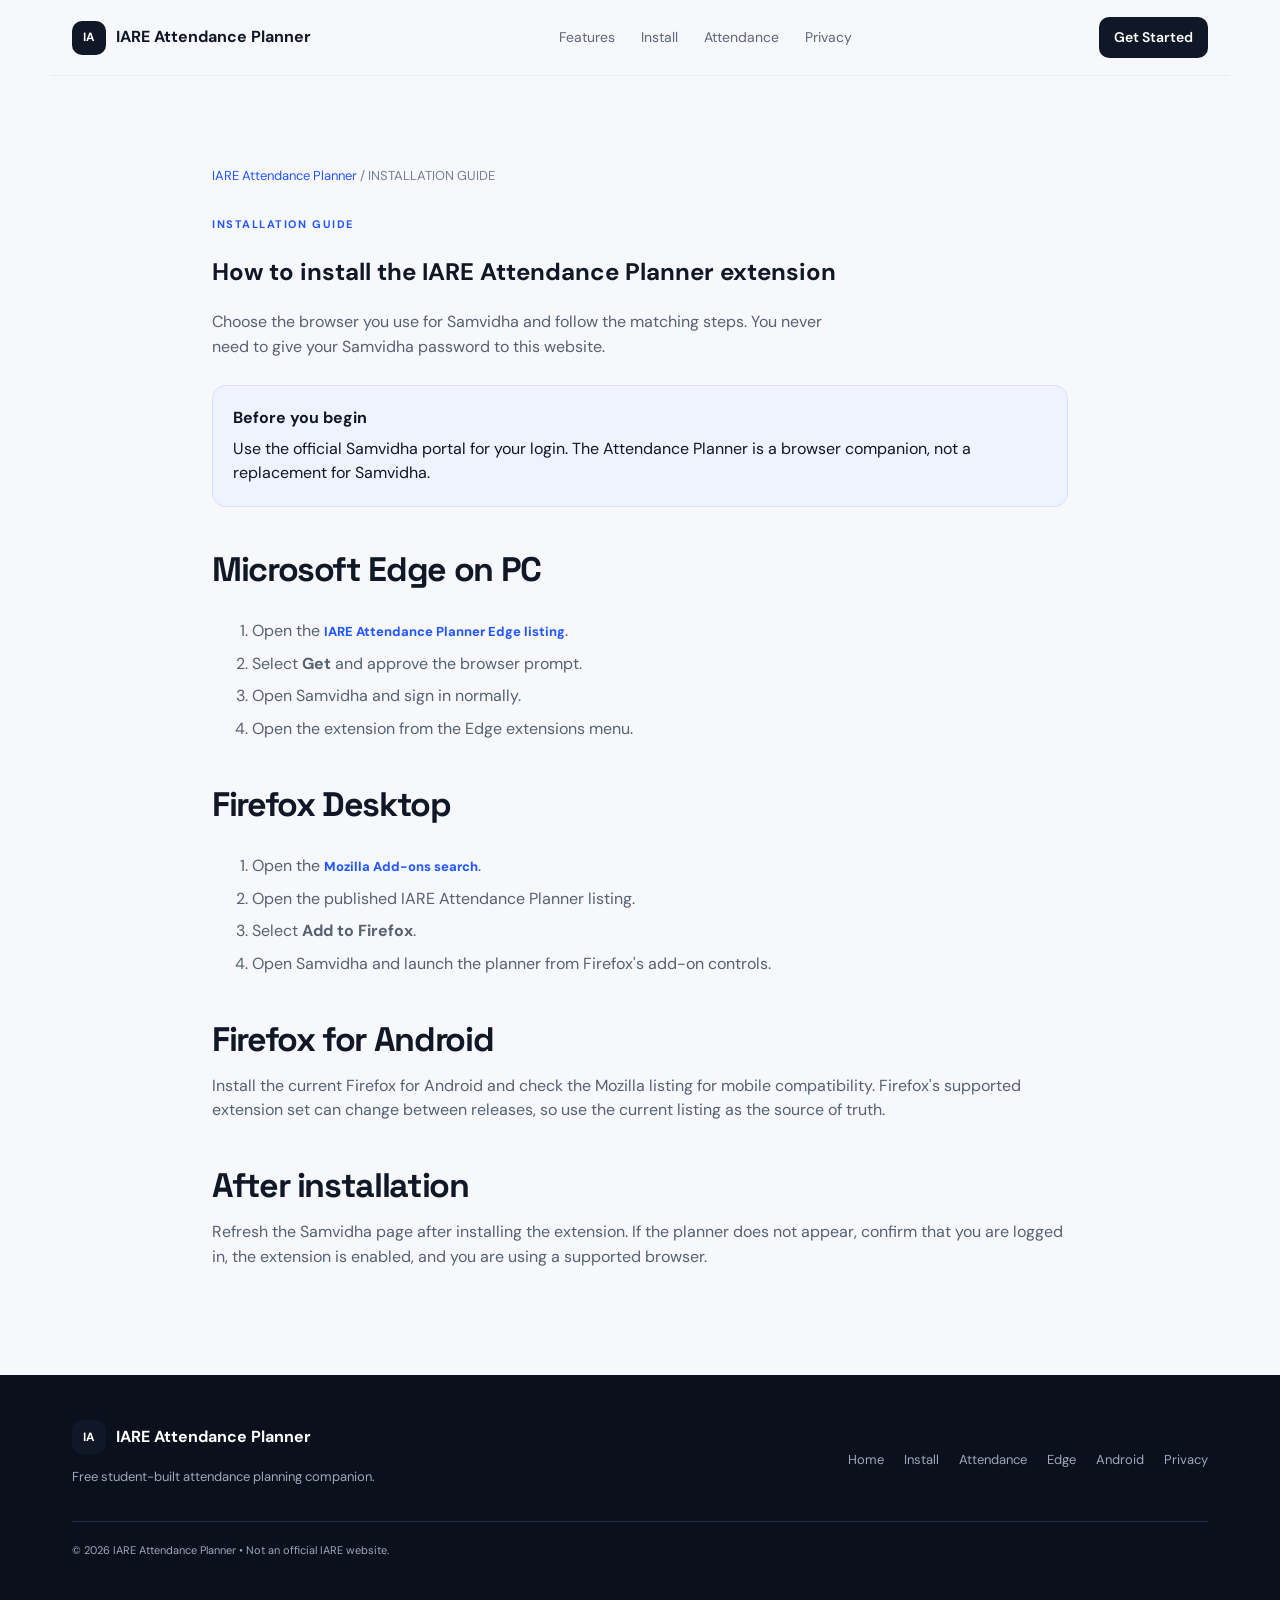
<file: setup.html>
<!doctype html>
<html lang="en">
<head>
<meta charset="utf-8">
<meta name="viewport" content="width=device-width,initial-scale=1">
<title>How to Install IARE Attendance Planner — Samvidha Extension</title>
<meta name="description" content="Step-by-step installation guide for the IARE Attendance Planner browser extension on Microsoft Edge, Firefox Desktop and Firefox for Android.">
<meta name="robots" content="index,follow,max-image-preview:large,max-snippet:-1,max-video-preview:-1">
<link rel="canonical" href="https://lakshmi-narayana-goud.github.io/iare-attendance-planner-site/setup.html">
<link rel="icon" href="assets/favicon.svg" type="image/svg+xml">
<meta property="og:type" content="website">
<meta property="og:title" content="How to Install IARE Attendance Planner — Samvidha Extension">
<meta property="og:description" content="Step-by-step installation guide for the IARE Attendance Planner browser extension on Microsoft Edge, Firefox Desktop and Firefox for Android.">
<meta property="og:url" content="https://lakshmi-narayana-goud.github.io/iare-attendance-planner-site/setup.html">
<link rel="stylesheet" href="styles.css">
</head>
<body>
<header class="nav">
  <a class="brand" href="index.html"><span class="brand-mark">IA</span><span>IARE Attendance Planner</span></a>
  <nav><a href="index.html#features">Features</a><a href="setup.html">Install</a><a href="guide.html">Attendance</a><a href="privacy.html">Privacy</a></nav>
  <a class="nav-cta" href="setup.html">Get Started</a>
</header>
<main>
<section class="section article">
  <div class="breadcrumb"><a href="index.html">IARE Attendance Planner</a> / INSTALLATION GUIDE</div>
  <div class="eyebrow">INSTALLATION GUIDE</div>
  <h1>How to install the IARE Attendance Planner extension</h1>
  <p class="lead">Choose the browser you use for Samvidha and follow the matching steps. You never need to give your Samvidha password to this website.</p>
  
<div class="callout"><strong>Before you begin</strong>Use the official Samvidha portal for your login. The Attendance Planner is a browser companion, not a replacement for Samvidha.</div>
<h2>Microsoft Edge on PC</h2>
<ol><li>Open the <a class="text-link" href="https://microsoftedge.microsoft.com/addons/detail/okibjmapijbcdlapgineeeleeklnceoh" target="_blank" rel="noopener">IARE Attendance Planner Edge listing</a>.</li><li>Select <b>Get</b> and approve the browser prompt.</li><li>Open Samvidha and sign in normally.</li><li>Open the extension from the Edge extensions menu.</li></ol>
<h2>Firefox Desktop</h2>
<ol><li>Open the <a class="text-link" href="https://addons.mozilla.org/en-US/firefox/search/?q=IARE%20Attendance%20Planner" target="_blank" rel="noopener">Mozilla Add-ons search</a>.</li><li>Open the published IARE Attendance Planner listing.</li><li>Select <b>Add to Firefox</b>.</li><li>Open Samvidha and launch the planner from Firefox's add-on controls.</li></ol>
<h2>Firefox for Android</h2>
<p>Install the current Firefox for Android and check the Mozilla listing for mobile compatibility. Firefox's supported extension set can change between releases, so use the current listing as the source of truth.</p>
<h2>After installation</h2>
<p>Refresh the Samvidha page after installing the extension. If the planner does not appear, confirm that you are logged in, the extension is enabled, and you are using a supported browser.</p>

</section>
</main>
<footer>
  <div><div class="brand"><span class="brand-mark">IA</span><span>IARE Attendance Planner</span></div><p>Free student-built attendance planning companion.</p></div>
  <div class="footer-links"><a href="index.html">Home</a><a href="setup.html">Install</a><a href="guide.html">Attendance</a><a href="desktop.html">Edge</a><a href="mobile.html">Android</a><a href="privacy.html">Privacy</a></div>
  <small>© 2026 IARE Attendance Planner • Not an official IARE website.</small>
</footer>
</body>
</html>
</file>
<file: styles.css>
@import url('https://fonts.googleapis.com/css2?family=DM+Sans:wght@400;500;600;700&family=Space+Grotesk:wght@500;600;700&display=swap');
:root{--bg:#f6f8fb;--ink:#101827;--muted:#5e6878;--line:#e3e8ef;--card:#fff;--blue:#2457ff;--blue2:#5b7cff;--dark:#0d1422;--green:#1c9b67;--shadow:0 20px 60px rgba(16,24,39,.10)}
*{box-sizing:border-box}html{scroll-behavior:smooth}body{margin:0;background:var(--bg);color:var(--ink);font-family:"DM Sans",system-ui,sans-serif;line-height:1.55}a{color:inherit;text-decoration:none}.nav{height:76px;display:flex;align-items:center;justify-content:space-between;max-width:1180px;margin:auto;padding:0 22px;position:sticky;top:0;background:rgba(246,248,251,.88);backdrop-filter:blur(16px);z-index:20;border-bottom:1px solid rgba(227,232,239,.65)}.brand{display:flex;gap:10px;align-items:center;font-weight:700}.brand-mark{width:34px;height:34px;display:grid;place-items:center;background:var(--ink);color:#fff;border-radius:10px;font-size:12px}.nav nav{display:flex;gap:26px;font-size:14px;color:var(--muted)}.nav nav a:hover{color:var(--ink)}.nav-cta{background:var(--ink);color:#fff;border-radius:10px;padding:10px 15px;font-weight:600;font-size:14px}.hero{max-width:1180px;margin:auto;padding:92px 22px 70px;display:grid;grid-template-columns:1.02fr .98fr;gap:70px;align-items:center}.eyebrow{font-size:11px;letter-spacing:.14em;font-weight:700;color:var(--blue);margin-bottom:12px}.hero h1,h2{font-family:"Space Grotesk",sans-serif;letter-spacing:-.04em}.hero h1{font-size:clamp(44px,6vw,74px);line-height:1.02;margin:0 0 24px}.hero h1 span{color:var(--blue)}.lead{font-size:19px;color:var(--muted);max-width:650px}.hero-actions{display:flex;gap:12px;margin:30px 0}.button{display:inline-flex;justify-content:center;align-items:center;gap:10px;padding:13px 18px;border-radius:11px;font-weight:700;border:1px solid transparent}.primary{background:var(--blue);color:#fff}.primary:hover{filter:brightness(.94)}.secondary{background:#fff;color:var(--ink);border-color:var(--line)}.privacy-box .secondary{color:var(--ink);background:#fff}.secondary:hover{border-color:#b9c4d4}.trust-row{display:flex;gap:18px;flex-wrap:wrap;color:#667184;font-size:13px}.hero-card{background:var(--dark);padding:14px;border-radius:22px;box-shadow:var(--shadow);transform:rotate(1deg)}.browser-bar{height:34px;display:flex;align-items:center;gap:6px;color:#aeb8c8;font-size:10px}.browser-bar span{width:7px;height:7px;border-radius:50%;background:#687487}.browser-bar b{margin-left:10px;font-weight:500}.mock-panel{background:#f9fbff;border-radius:14px;padding:22px}.mock-top{display:flex;justify-content:space-between;align-items:center}.mock-top small,.mock-grid small{display:block;color:#778296;font-size:9px;font-weight:700;letter-spacing:.08em}.mock-top strong{font-size:42px;line-height:1}.ring{width:65px;height:65px;border-radius:50%;display:grid;place-items:center;border:7px solid #dfe6ff;color:var(--blue);font-weight:800}.target{display:flex;justify-content:space-between;margin:25px 0 7px;font-size:11px;color:#7c8798}.target .active{color:var(--blue);font-weight:800}.progress{height:8px;background:#e8edf5;border-radius:99px;overflow:hidden}.progress i{display:block;height:100%;width:82%;background:var(--blue)}.mock-grid{display:grid;grid-template-columns:1fr 1fr;gap:10px;margin-top:16px}.mock-grid div{background:#fff;border:1px solid #e6ebf2;padding:13px;border-radius:10px}.mock-grid b{font-size:14px}.stats{max-width:1180px;margin:0 auto 70px;padding:0 22px;display:grid;grid-template-columns:repeat(4,1fr);gap:12px}.stats div{background:#fff;border:1px solid var(--line);border-radius:14px;padding:18px}.stats strong{display:block;font-family:"Space Grotesk";font-size:18px}.stats span{color:var(--muted);font-size:12px}.section{max-width:1180px;margin:auto;padding:90px 22px}.section-head{max-width:760px;margin-bottom:38px}.section h2{font-size:clamp(32px,4vw,50px);line-height:1.05;margin:0 0 14px}.section-head p{color:var(--muted);font-size:17px}.feature-grid{display:grid;grid-template-columns:repeat(4,1fr);gap:14px}.feature-grid article,.install-card{background:#fff;border:1px solid var(--line);border-radius:16px;padding:22px}.feature-grid article{min-height:205px}.icon{font-family:"Space Grotesk";font-weight:700;color:var(--blue);font-size:20px;margin-bottom:25px}.feature-grid h3,.install-card h3{margin:0 0 7px;font-family:"Space Grotesk";font-size:18px}.feature-grid p,.install-card p{color:var(--muted);font-size:14px;margin:0}.install-section{padding-top:70px}.install-grid{display:grid;grid-template-columns:repeat(3,1fr);gap:16px}.install-card{padding:26px}/* Live / available browser cards */
.install-card.featured,
.install-grid .install-card:nth-child(3),
.install-grid .install-card:nth-child(4){
  border:2px solid var(--blue);
}

/* Live browser buttons */
.install-card.featured .button,
.install-grid .install-card:nth-child(3) .button,
.install-grid .install-card:nth-child(4) .button{
  background:var(--blue);
  color:#fff;
  border-color:var(--blue);
}

.install-card.featured .button:hover,
.install-grid .install-card:nth-child(3) .button:hover,
.install-grid .install-card:nth-child(4) .button:hover{
  filter:brightness(.94);
}.platform{font-size:11px;font-weight:800;letter-spacing:.1em;color:var(--blue);margin-bottom:14px}.full{width:100%;margin:22px 0 15px}.install-card ol{margin:10px 0 0;padding-left:20px;color:#4e596b;font-size:13px}.install-card li{padding:5px 0}.note{margin-top:18px;padding:12px;background:#f2f5fa;border-radius:10px;color:#5d6878;font-size:12px}.warning{margin-top:18px;background:#fff7df;border:1px solid #f0dfad;border-radius:12px;padding:15px;font-size:13px;color:#685727}.dark-section{max-width:none;background:var(--dark);color:#fff}.dark-section .section-head,.dark-section .steps{max-width:1136px;margin-left:auto;margin-right:auto}.dark-section .section-head p{color:#aeb8c8}.steps{display:grid;grid-template-columns:repeat(4,1fr);gap:18px}.steps div{border-top:1px solid #334054;padding-top:18px}.steps b{color:#7f9aff;font-size:12px}.steps h3{font-family:"Space Grotesk";margin:22px 0 6px}.steps p{color:#aeb8c8;font-size:14px}.timetable{padding-top:80px}.time-grid{display:grid;grid-template-columns:repeat(4,1fr);gap:10px}.time-grid div{background:#fff;border:1px solid var(--line);padding:17px;border-radius:12px}.time-grid b{display:block;font-size:15px}.time-grid span{color:var(--muted);font-size:12px}.time-grid .lunch{background:#edf2ff;border-color:#d9e2ff}.privacy-box{background:#101827;color:#fff;border-radius:20px;padding:38px;display:flex;justify-content:space-between;align-items:center;gap:30px}.privacy-box h2{max-width:650px;margin-bottom:10px}.privacy-box p{max-width:700px;color:#b6c0ce}.faq{max-width:900px}.faq details{background:#fff;border:1px solid var(--line);border-radius:12px;margin:10px 0;padding:17px 19px}.faq summary{font-weight:700;cursor:pointer}.faq p{color:var(--muted);font-size:14px;margin-bottom:0}.final-cta{max-width:1136px;margin:20px auto 90px;padding:45px;border-radius:20px;background:linear-gradient(135deg,#e8edff,#f7f9ff);display:flex;align-items:center;justify-content:space-between;gap:30px}.final-cta h2{font-size:35px;max-width:700px;margin:0}footer{background:#0b111c;color:#9da8b8;padding:45px max(22px,calc((100% - 1136px)/2));display:grid;grid-template-columns:1fr auto;gap:20px}footer .brand{color:#fff}footer p{font-size:13px}.footer-links{display:flex;gap:20px;align-items:center;font-size:13px}.footer-links a:hover{color:#fff}footer small{grid-column:1/-1;border-top:1px solid #263143;padding-top:20px;font-size:11px}@media(max-width:900px){.nav nav{display:none}.hero{grid-template-columns:1fr;padding-top:60px}.hero-card{max-width:650px}.stats,.feature-grid{grid-template-columns:repeat(2,1fr)}.install-grid{grid-template-columns:1fr}.steps{grid-template-columns:repeat(2,1fr)}.time-grid{grid-template-columns:repeat(2,1fr)}.privacy-box,.final-cta{display:block}.privacy-box .button,.final-cta .button{margin-top:20px}footer{grid-template-columns:1fr}.footer-links{flex-wrap:wrap}footer small{grid-column:auto}}@media(max-width:560px){.nav{height:64px}.nav-cta{display:none}.hero{padding:48px 18px 55px}.hero h1{font-size:45px}.lead{font-size:17px}.hero-actions{flex-direction:column}.button{width:100%}.stats,.feature-grid,.steps,.time-grid{grid-template-columns:1fr}.section{padding:65px 18px}.final-cta{margin:10px 18px 65px;padding:28px}.final-cta h2{font-size:28px}.privacy-box{padding:28px}.mock-top strong{font-size:34px}}

.text-link{display:inline-block;margin-top:18px;color:var(--blue);font-size:13px;font-weight:800}
.article{max-width:900px;margin:auto}
.article h2{font-size:34px;margin-top:45px}
.article h3{font-family:"Space Grotesk";font-size:21px;margin-top:30px}
.article p,.article li{color:#566173;font-size:16px}
.article li{margin:8px 0}
.callout{background:#eef3ff;border:1px solid #d7e1ff;border-radius:14px;padding:20px;margin:25px 0}
.callout strong{display:block;margin-bottom:6px}
.breadcrumb{font-size:13px;color:#748094;margin-bottom:30px}
.breadcrumb a{color:var(--blue)}




/* =========================================================
   EXPLORE GUIDES — INTERNAL NAVIGATION CARDS
   ========================================================= */

.guide-links-section {
  position: relative;
}

.guide-links-header {
  max-width: 760px;
  margin-bottom: 34px;
}

.guide-links-header h2 {
  margin: 10px 0 12px;
}

.guide-links-header p {
  color: var(--muted);
  margin: 0;
  line-height: 1.7;
}

.guide-links-grid {
  display: grid;
  grid-template-columns: repeat(2, minmax(0, 1fr));
  gap: 18px;
}

.guide-link-card {
  position: relative;
  display: flex;
  flex-direction: column;
  min-height: 285px;
  padding: 24px;
  border-radius: 20px;
  text-decoration: none;
  overflow: hidden;
  transition:
    transform .22s ease,
    box-shadow .22s ease,
    border-color .22s ease;
}

.guide-link-card:hover {
  transform: translateY(-5px);
  box-shadow: 0 18px 45px rgba(16,24,39,.14);
}

.guide-card-top {
  display: flex;
  align-items: center;
  justify-content: space-between;
  margin-bottom: 30px;
}

.guide-card-icon {
  width: 52px;
  height: 52px;
  display: inline-flex;
  align-items: center;
  justify-content: center;
  border-radius: 14px;
  font-size: 23px;
  font-weight: 800;
  background: rgba(255,255,255,.75);
}

.guide-card-arrow {
  font-size: 24px;
  opacity: .55;
  transition: transform .22s ease;
}

.guide-link-card:hover .guide-card-arrow {
  transform: translate(3px,-3px);
}

.guide-card-content {
  flex: 1;
}

.guide-card-label {
  display: block;
  margin-bottom: 8px;
  font-size: 11px;
  font-weight: 800;
  letter-spacing: .12em;
  opacity: .65;
}

.guide-card-content h3 {
  margin: 0 0 10px;
  font-size: 24px;
  line-height: 1.2;
}

.guide-card-content p {
  max-width: 500px;
  margin: 0;
  line-height: 1.65;
  opacity: .78;
}

.guide-card-action {
  display: inline-block;
  margin-top: 25px;
  font-weight: 800;
  font-size: 14px;
}

/* Individual card identities */

.guide-card-blue {
  background: #eef3ff;
  border: 1px solid #cdd9ff;
  color: #17327a;
}

.guide-card-blue .guide-card-icon {
  background: #dce6ff;
}

.guide-card-purple {
  background: #f3efff;
  border: 1px solid #ddd2ff;
  color: #4b2d82;
}

.guide-card-purple .guide-card-icon {
  background: #e7ddff;
}

.guide-card-dark {
  background: var(--dark);
  border: 1px solid #26344c;
  color: #fff;
}

.guide-card-dark .guide-card-icon {
  background: rgba(255,255,255,.12);
}

.guide-card-green {
  background: #ecf9f3;
  border: 1px solid #c8eadb;
  color: #176746;
}

.guide-card-green .guide-card-icon {
  background: #d8f1e5;
}

.guide-card-neutral {
  background: #f7f8fa;
  border: 1px solid var(--line);
  color: var(--ink);
}

.guide-card-neutral .guide-card-icon {
  background: #fff;
  border: 1px solid var(--line);
}

/* Mobile */

@media (max-width: 760px) {

  .guide-links-grid {
    grid-template-columns: 1fr;
  }

  .guide-link-card {
    min-height: 250px;
  }

}
</file>
